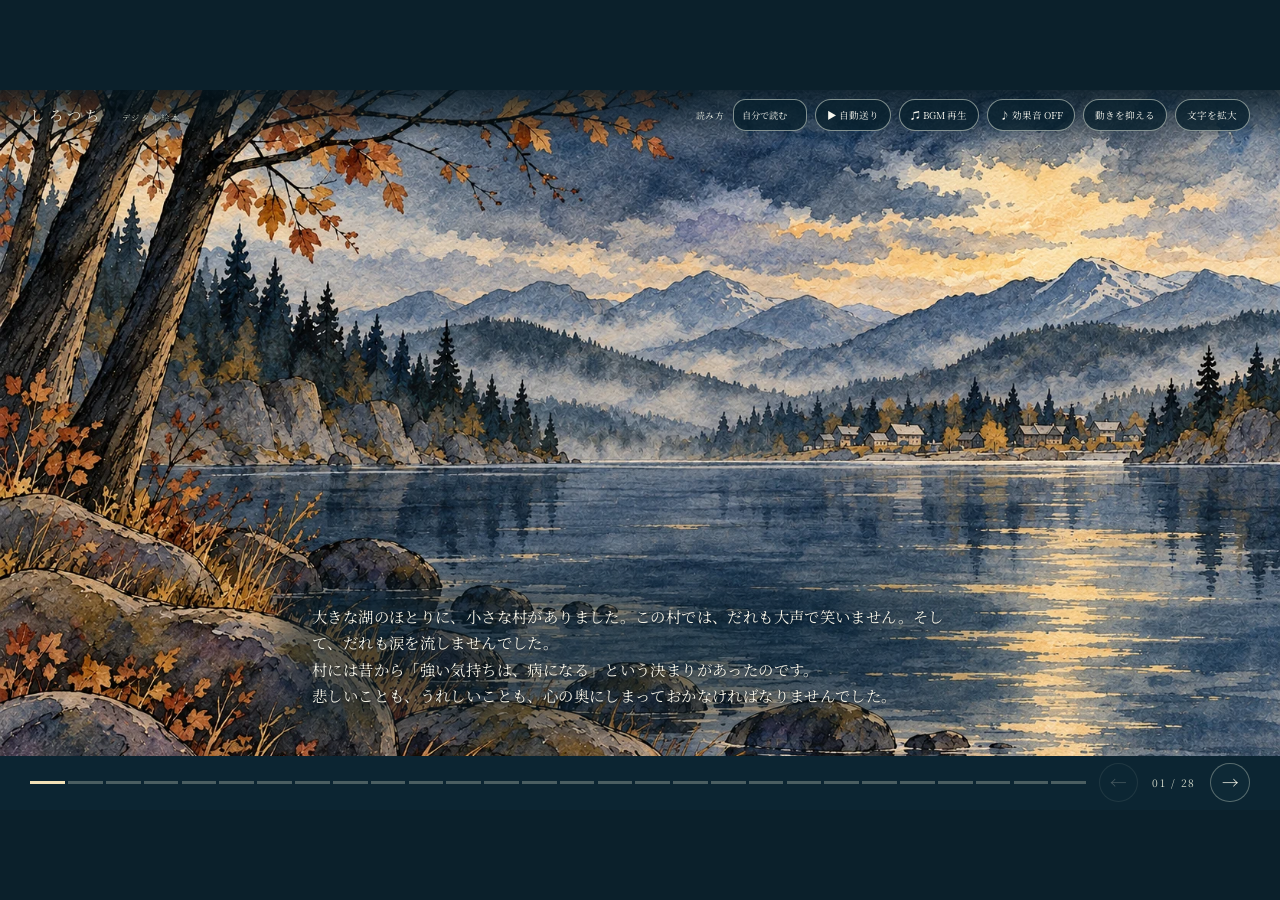
<file: index.html>
<!doctype html>
<html lang="ja"><head><meta charset="utf-8"><meta name="viewport" content="width=device-width,initial-scale=1,viewport-fit=cover"><meta name="theme-color" content="#080d12"><title>しろつち — 息づく絵本</title>
<style>
html,body{margin:0;width:100%;height:100%;overflow:hidden;background:#080d12;-webkit-text-size-adjust:100%;text-size-adjust:100%}
#canvas-viewport{position:absolute;inset:0;overflow:auto;overscroll-behavior:contain;-webkit-overflow-scrolling:touch}
#canvas-surface{position:relative;width:100%;height:100%}
#canvas-holder{position:absolute;inset:0 auto auto 0;width:100%;height:100%}
#game-frame{position:relative;display:block;border:0;width:100%;height:100%;transform-origin:top left}
#canvas-tools[hidden]{display:none!important}
#canvas-tools{position:fixed;z-index:5;display:flex;gap:3px;align-items:center;padding:3px;background:#07121bd9;border-radius:6px;color:#edf1ee;box-sizing:border-box;font:12px/1.2 sans-serif}
#canvas-tools button{box-sizing:border-box;min-width:30px;min-height:28px;border:1px solid #91a5ad88;border-radius:4px;background:#18303b;color:inherit;padding:3px 7px;font:12px/1.2 sans-serif;cursor:pointer}
#canvas-tools button:focus-visible{outline:2px solid #f9dd9a;outline-offset:2px}
#canvas-ratio{position:absolute;overflow:hidden;width:1px;height:1px;clip-path:inset(50%)}
</style></head><body>
<main id="canvas-viewport" aria-label="しろつち — 息づく絵本"><div id="canvas-surface"><div id="canvas-holder"><iframe id="game-frame" title="しろつち — 息づく絵本" allow="autoplay; fullscreen" src="about:blank"></iframe></div></div></main>
<nav id="canvas-tools" aria-label="画面全体の拡大縮小" hidden><button id="canvas-minus" aria-label="画面全体を縮小">−</button><button id="canvas-plus" aria-label="画面全体を拡大">＋</button><button id="canvas-reset">全体</button><span id="canvas-ratio" role="status" aria-live="polite"></span></nav>
<script src="whole-canvas.js?v=1"></script></body></html>
</file>
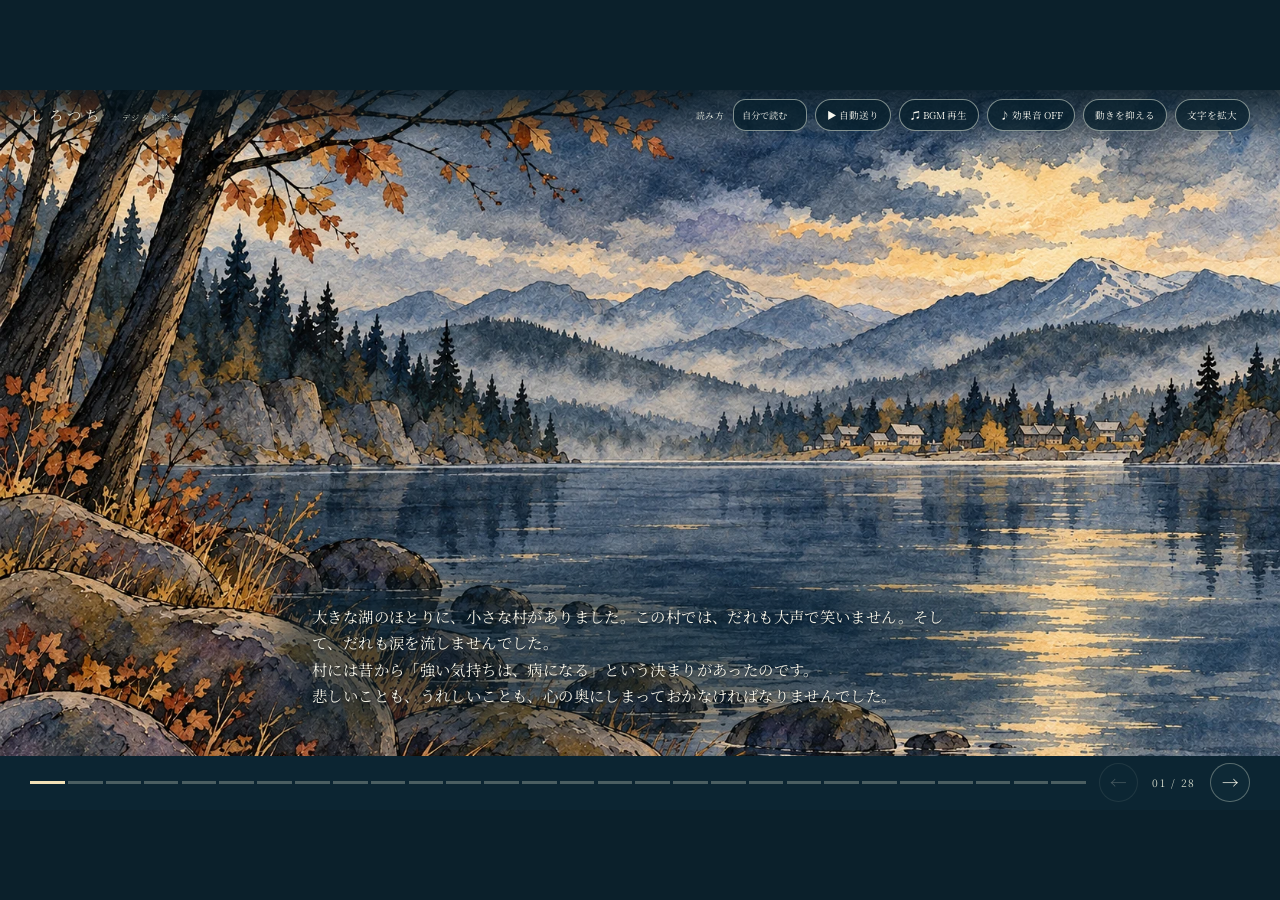
<file: desktop-game.html>
<!doctype html>
<html lang="ja">
<head>
 <meta charset="utf-8">
 <meta name="viewport" content="width=device-width,initial-scale=1,viewport-fit=cover">
 <meta name="theme-color" content="#102c37">
 <meta name="description" content="『しろつち』全28ページ。湖の村とリオ、しろつち、モーラの物語を体験するデジタル絵本。">
 <title>しろつち — 息づく絵本</title>
 <style>
  html,body{margin:0;width:100%;height:100%;overflow:hidden;background:#0b202b}
  #frame-host{position:fixed;inset:0;display:flex;align-items:center;justify-content:center;overflow:hidden;background:#0b202b}
  #story-frame{position:relative;left:auto;top:auto;flex:none;border:0;display:block;width:1600px;height:900px;transform-origin:top left;background:#0b202b}
  #fallback{position:absolute;inset:auto 16px 16px;z-index:2;display:none;color:#f5f0df;font:14px/1.5 sans-serif;text-align:center}
  #fallback a{color:inherit}
  #reader-panel[hidden]{display:none}
  #reader-panel{position:fixed;inset:0;z-index:10;display:grid;place-items:center;padding:max(16px,env(safe-area-inset-top)) max(16px,env(safe-area-inset-right)) max(16px,env(safe-area-inset-bottom)) max(16px,env(safe-area-inset-left));box-sizing:border-box;background:rgba(5,18,29,.82);backdrop-filter:blur(8px)}
  .reader-sheet{display:flex;flex-direction:column;box-sizing:border-box;width:min(940px,100%);max-height:100%;min-height:0;overflow:hidden;border:1px solid #d8d9c577;border-radius:18px;background:#142e3a;color:#f3f1e6;box-shadow:0 20px 70px #0008;font-family:'Noto Serif JP',serif}
  .reader-bar{display:flex;align-items:center;justify-content:space-between;flex-wrap:wrap;gap:12px;padding:clamp(12px,2vw,22px);border-bottom:1px solid #e4e5d233}
  .reader-bar strong{font-size:clamp(16px,1.8vw,24px);font-weight:400;letter-spacing:.12em}
  .reader-actions{display:flex;align-items:center;flex-wrap:wrap;gap:8px}
  .reader-actions button{border:1px solid #e4e5d288;border-radius:100px;background:#183a4b;color:#f7f3e9;min-width:44px;min-height:44px;padding:8px 16px;font:inherit;font-size:clamp(14px,1.2vw,18px);cursor:pointer}
  .reader-actions button:disabled{opacity:.35;cursor:default}
  .reader-actions button:focus-visible{outline:3px solid #fae5aa;outline-offset:3px}
  #reader-text{margin:0;min-height:0;overflow-y:auto;overscroll-behavior:contain;white-space:pre-wrap;overflow-wrap:anywhere;padding:clamp(20px,4vw,42px);font-size:clamp(20px,2.5vw,34px);line-height:1.9;letter-spacing:.035em;scrollbar-color:#e4e5d288 transparent}
  @media(max-width:600px){.reader-bar{align-items:flex-start}.reader-actions{width:100%;justify-content:space-between}#reader-text{font-size:clamp(19px,4.5vw,26px);line-height:1.75}}
 </style>
<style>html[data-whole-canvas-phone]{-webkit-text-size-adjust:100%;text-size-adjust:100%}</style>
<script src="whole-canvas-touch.js?v=1"></script>
</head>
<body>
 <main id="frame-host" aria-label="しろつち — 息づく絵本">
  <iframe id="story-frame" src="game.html?v=104" title="しろつち — 息づく絵本" allow="autoplay; fullscreen"></iframe>
  <div id="fallback"><a href="game.html">絵本を直接開く</a></div>
 </main>
 <section id="reader-panel" role="dialog" aria-modal="true" aria-label="大きな文字で読む" hidden>
  <div class="reader-sheet">
   <div class="reader-bar">
    <strong id="reader-number">01 / 28</strong>
    <div class="reader-actions">
     <button id="reader-prev" aria-label="前のページ">← 前へ</button>
     <button id="reader-next" aria-label="次のページ">次へ →</button>
     <button id="reader-close" aria-label="大きな文字の表示を閉じる">閉じる ×</button>
    </div>
   </div>
   <div id="reader-text" tabindex="0"></div>
  </div>
 </section>
 <script>
  // Keep the established book coordinates. Prefer native CSS zoom so the
  // embedded document is rasterized at its display scale, rather than enlarging
  // a transformed iframe texture containing already-composited character art.
  const frame=document.getElementById('story-frame');
  const readerPanel=document.getElementById('reader-panel');
  const readerText=document.getElementById('reader-text');
  const readerPrev=document.getElementById('reader-prev');
  const readerNext=document.getElementById('reader-next');
  const design={width:1600,height:900};
  let currentReading={page:1,total:28,text:''};
  function renderLargeText(){
   document.getElementById('reader-number').textContent=String(currentReading.page).padStart(2,'0')+' / '+currentReading.total;
   readerText.textContent=currentReading.text;
   readerPrev.disabled=currentReading.page<=1;
   readerNext.disabled=currentReading.page>=currentReading.total;
   readerText.scrollTop=0;
  }
  function closeReader(){readerPanel.hidden=true;frame.focus()}
  window.addEventListener('message',event=>{
   if(event.source!==frame.contentWindow||event.origin!==location.origin||!event.data)return;
   if(event.data.type==='shiro-reading-page'){
    currentReading={page:event.data.page,total:event.data.total,text:event.data.text};
    if(!readerPanel.hidden)renderLargeText();
   }else if(event.data.type==='shiro-open-reader'){
    readerPanel.hidden=false;
    renderLargeText();
    document.getElementById('reader-close').focus();
   }
  });
  function readerNavigate(direction){frame.contentWindow?.postMessage({type:'shiro-reader-nav',direction},location.origin)}
  readerPrev.addEventListener('click',()=>readerNavigate(-1));
  readerNext.addEventListener('click',()=>readerNavigate(1));
  document.getElementById('reader-close').addEventListener('click',closeReader);
  readerPanel.addEventListener('click',event=>{if(event.target===readerPanel)closeReader()});
  window.addEventListener('keydown',event=>{
   if(readerPanel.hidden)return;
   if(event.key==='Escape'){event.preventDefault();closeReader();return}
   if(event.key==='Tab'){
    const targets=[...readerPanel.querySelectorAll('button:not(:disabled),[tabindex="0"]')];
    const first=targets[0],last=targets[targets.length-1];
    if(event.shiftKey&&document.activeElement===first){event.preventDefault();last.focus()}
    else if(!event.shiftKey&&document.activeElement===last){event.preventDefault();first.focus()}
   }
  });
  let pending=0;
  function fitBook(){
   if(typeof window!=='undefined'&&window.PhoneLandscapeBook?.apply())return;
   const w=document.documentElement.clientWidth;
   const h=document.documentElement.clientHeight;
   const touchFirst=matchMedia('(pointer:coarse)').matches && screen.width<=1200;
   const mobileLayout=(touchFirst || screen.width<900) && !document.documentElement.hasAttribute('data-whole-canvas-phone');
   if(mobileLayout){
    // Let the original responsive page manage scrolling and reading on phones.
    frame.style.width=w+'px';
    frame.style.height=h+'px';
    frame.style.position='relative';frame.style.zoom='1';
    frame.style.left='auto';frame.style.top='auto';
    frame.style.transform='none';
    return;
   }
   const scale=Math.min(w/design.width,h/design.height);
   const fittedWidth=design.width*scale;
   const fittedHeight=design.height*scale;
   frame.style.width=design.width+'px';
   frame.style.height=design.height+'px';
   if(typeof CSS!=='undefined'&&CSS.supports('zoom','1')){
    frame.style.position='relative';frame.style.left='auto';frame.style.top='auto';
    frame.style.zoom=String(scale);frame.style.transform='none';
   }else{
    // Compatibility fallback retains the former contain-fit behaviour.
    frame.style.position='absolute';frame.style.zoom='1';
    frame.style.left=Math.max(0,(w-fittedWidth)/2)+'px';
    frame.style.top=Math.max(0,(h-fittedHeight)/2)+'px';
    frame.style.transform=`scale(${scale})`;
   }
  }
  function scheduleFit(){cancelAnimationFrame(pending);pending=requestAnimationFrame(fitBook)}
  window.addEventListener('resize',scheduleFit,{passive:true});
  window.addEventListener('orientationchange',scheduleFit,{passive:true});
  window.visualViewport?.addEventListener('resize',scheduleFit,{passive:true});
  window.addEventListener('message',event=>{if(event.source===parent&&event.origin===location.origin&&event.data?.type==='whole-canvas-mode')scheduleFit()});
  fitBook();
 </script>
</body>
</html>
</file>
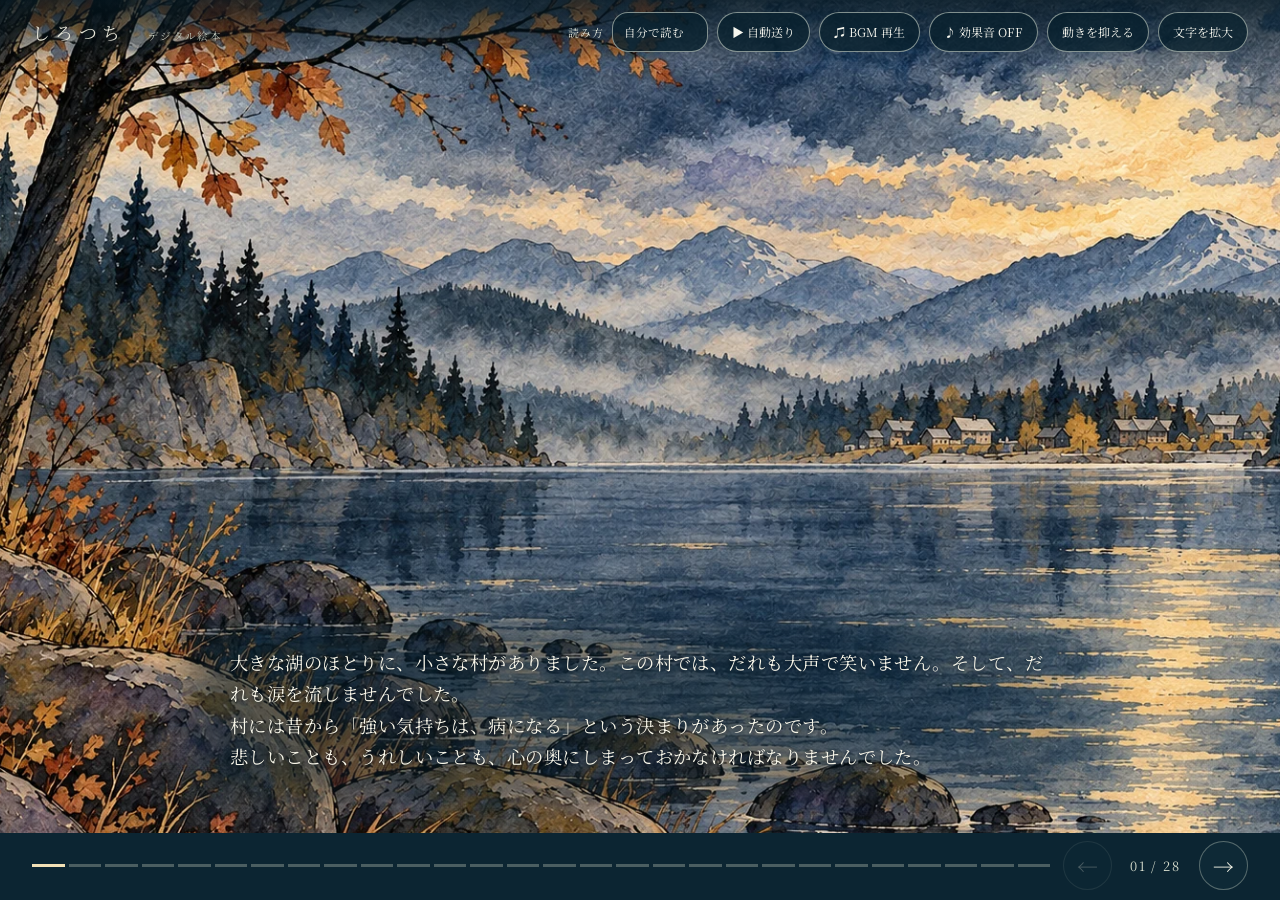
<file: game.html>
<!doctype html>
<html lang="ja">
<head>
<meta charset="utf-8"><meta name="viewport" content="width=device-width,initial-scale=1,viewport-fit=cover">
<meta name="theme-color" content="#102c37"><title>しろつち — 息づく絵本</title>
<meta name="description" content="『しろつち』全28ページ。湖の村とリオ、しろつち、モーラの物語を体験するデジタル絵本。">
<style>
@import url('https://fonts.googleapis.com/css2?family=Noto+Serif+JP:wght@400;500;600&family=Shippori+Mincho:wght@400;600&display=swap');
:root{color-scheme:dark;--ink:#ecede7;--muted:#b7c8c7;--gold:#d7c7a0}*{box-sizing:border-box}html,body{margin:0;min-height:100%;background:#0c242e;color:var(--ink);font-family:'Noto Serif JP',serif}button{font:inherit}button:focus-visible{outline:2px solid #f1e0ad;outline-offset:4px}body{overflow-x:hidden}.app{min-height:100dvh;position:relative;isolation:isolate;display:flex;flex-direction:column;overflow:hidden;background:radial-gradient(ellipse at 50% 50%,#345964 0%,#172f3d 55%,#0b202b 100%);transition:background 1.2s}.app[data-page="0"]{background:radial-gradient(ellipse at 50% 50%,#426b73 0%,#223d4a 48%,#0d2530 100%)}.app[data-page="2"]{background:radial-gradient(ellipse at 50% 40%,#526a6d 0%,#1e3a45 62%,#0b232f 100%)}.app[data-page="3"]{background:radial-gradient(ellipse at 55% 40%,#6b7874 0%,#244550 55%,#0e2531 100%)}.sky{position:absolute;inset:0 0 31%;background:radial-gradient(ellipse at 52% 78%,#b9c5b262,transparent 45%),linear-gradient(#142f3a66,#77919422);pointer-events:none}.moon{position:absolute;top:12%;left:52%;width:10rem;aspect-ratio:1;border-radius:50%;background:#d2d4bd;filter:blur(38px);opacity:.22;transform:translateX(-50%)}.hills{position:absolute;left:-5%;right:-5%;bottom:34%;height:28%;background:#233f45;clip-path:polygon(0 78%,10% 59%,23% 69%,36% 35%,48% 66%,58% 45%,71% 67%,84% 39%,100% 70%,100% 100%,0 100%);opacity:.72}.hills.back{bottom:38%;background:#58716b;opacity:.32;transform:scaleX(-1)}.lake{position:absolute;inset:61% 0 0;background:linear-gradient(#779b9685 0%,#345c69 7%,#173847 55%,#0c2534 100%);overflow:hidden;cursor:pointer;touch-action:manipulation}.lake:before{content:'';position:absolute;inset:0;background:repeating-linear-gradient(177deg,transparent 0 27px,#dde0c31b 28px 29px,transparent 30px 49px);animation:water 10s ease-in-out infinite alternate}.lake:after{content:'';position:absolute;top:0;left:0;right:0;height:2px;background:#d1d8bc99;box-shadow:0 0 45px 15px #c5ceb43c}.ripple{position:absolute;width:25px;height:25px;border:1px solid #e5f3dfad;border-radius:50%;transform:translate(-50%,-50%) scale(.1);animation:ripple 1.9s ease-out forwards;pointer-events:none}.mist{position:absolute;left:-20%;width:140%;height:15%;border-radius:50%;filter:blur(22px);background:#c2d7c34d;opacity:.5;animation:mist 15s ease-in-out infinite alternate;pointer-events:none}.mist.m1{bottom:35%}.mist.m2{bottom:48%;animation-duration:21s;animation-delay:-7s;opacity:.24}.stars{position:absolute;inset:0;opacity:.4;background-image:radial-gradient(#faf7d9 1px,transparent 1.5px);background-size:73px 93px;mask-image:linear-gradient(#000,transparent 65%)}.shore{position:absolute;bottom:24%;left:0;width:44%;height:12%;background:#0b2933;clip-path:polygon(0 30%,27% 45%,55% 63%,100% 100%,0 100%);pointer-events:none}.pier{position:absolute;bottom:15%;right:0;width:47%;height:10%;background:#162c31;clip-path:polygon(0 40%,100% 12%,100% 61%,13% 100%);opacity:0;transition:opacity .8s}.app[data-page="2"] .pier,.app[data-page="3"] .pier{opacity:1}
.character{position:absolute;bottom:23%;left:17%;width:160px;height:290px;transform-origin:50% 96%;animation:breath 4.7s ease-in-out infinite;filter:drop-shadow(0 12px 15px #0717208c);opacity:0;transition:opacity .9s,transform .9s;pointer-events:none}.app[data-page="1"] .character,.app[data-page="2"] .character,.app[data-page="3"] .character{opacity:1}.app[data-page="3"] .character{transform:translateX(23px) scale(.92)}.hair{position:absolute;width:92px;height:100px;top:15px;left:34px;border-radius:43% 48% 35% 42%;background:#1a292b;transform:rotate(-5deg)}.face{position:absolute;left:44px;top:34px;width:78px;height:92px;border-radius:42% 43% 49% 50%;background:#c5a88b;transform:rotate(-5deg)}.fringe{position:absolute;left:37px;top:13px;width:91px;height:57px;border-radius:60% 30% 40% 15%;background:#202f30;clip-path:polygon(0 0,100% 0,100% 70%,76% 47%,48% 68%,23% 51%,5% 88%)}.eyes{position:absolute;top:87px;left:57px;display:flex;gap:25px;transform:rotate(-5deg)}.eye{width:8px;height:7px;border-radius:50%;background:#283535;animation:blink 6.8s infinite;transform-origin:center}.eye:last-child{animation-delay:.08s}.body-shape{position:absolute;top:127px;left:28px;width:108px;height:134px;background:#607b79;border-radius:45% 42% 12% 17%;clip-path:polygon(25% 0,75% 0,100% 99%,0 99%)}.scarf{position:absolute;top:123px;left:43px;width:82px;height:27px;background:#c3bd9e;border-radius:40% 45% 70% 30%;transform:rotate(4deg)}.arm{position:absolute;top:153px;left:9px;width:38px;height:93px;background:#57716f;border-radius:30px;transform:rotate(12deg)}.leg{position:absolute;bottom:0;left:45px;width:29px;height:48px;background:#293f43;border-radius:0 0 13px 8px;box-shadow:38px 0 #293f43}.character .shadow{position:absolute;bottom:-13px;left:16px;width:135px;height:20px;border-radius:50%;background:#081b2199;filter:blur(7px)}.pulse{position:absolute;top:49%;left:48%;width:9px;height:9px;background:#f4cf9a;border-radius:50%;box-shadow:0 0 18px #edcfa7;opacity:0;animation:pulse 4.7s infinite}.app[data-page="3"] .pulse{opacity:.8}
.topbar{position:relative;z-index:5;display:flex;justify-content:space-between;align-items:center;padding:22px clamp(18px,4vw,64px);gap:16px}.brand{font-size:1.12rem;letter-spacing:.3em;color:#e7e6d9;text-decoration:none}.tag{font-size:.65rem;color:#c3c9bd;letter-spacing:.23em;margin-left:12px}.tools{display:flex;gap:9px}.tool{border:1px solid #d3e1d044;color:#e4e9e3;background:#112f3e66;border-radius:100px;padding:10px 14px;font-size:.75rem;cursor:pointer}.tool[aria-pressed="true"]{border-color:#decfa2;background:#decfa227;color:#f6e8c4}.stage{position:relative;z-index:4;flex:1;display:flex;align-items:center;justify-content:center;padding:8px 22px 80px;min-height:620px;pointer-events:none}.book{width:min(960px,100%);display:grid;grid-template-columns:1fr 1fr;gap:6vw;align-items:center;pointer-events:none}.page-index{font-size:.7rem;letter-spacing:.3em;color:#c9d1c5;text-transform:uppercase;margin-bottom:24px}.copy{max-width:450px;margin-left:auto;text-shadow:0 2px 10px #102b32a6;pointer-events:auto;min-height:340px;display:flex;flex-direction:column;justify-content:center}.copy h1{font-family:'Shippori Mincho',serif;font-weight:400;font-size:clamp(3.4rem,6vw,6rem);letter-spacing:.28em;margin:0 0 20px}.copy h2{font-family:'Shippori Mincho',serif;font-size:clamp(1.6rem,2.6vw,2.35rem);font-weight:400;letter-spacing:.13em;line-height:1.7;margin:0 0 24px}.copy p{font-size:clamp(.92rem,1.2vw,1.04rem);line-height:2.4;letter-spacing:.055em;margin:0 0 17px;opacity:0;transform:translateY(9px);animation:reveal .9s forwards}.copy p:nth-of-type(2){animation-delay:.6s}.copy p:nth-of-type(3){animation-delay:1.2s}.copy p:nth-of-type(4){animation-delay:1.8s}.copy p:nth-of-type(5){animation-delay:2.4s}.copy .intro{font-size:.9rem;color:#e0d1b2;letter-spacing:.2em}.hint{font-size:.75rem;color:#dfdfc7;letter-spacing:.1em;line-height:1.8;min-height:35px}.hint b{color:#fff3c8;font-weight:400}.page-art{height:390px;position:relative}.touch-bubble{position:absolute;bottom:7%;left:14%;font-size:.73rem;color:#e3e5d2;background:#152f3c88;border:1px solid #c2d2c344;border-radius:100px;padding:10px 17px;white-space:nowrap;pointer-events:auto;cursor:pointer;animation:bob 3s ease-in-out infinite}.app[data-page="0"] .touch-bubble,.app[data-page="1"] .touch-bubble{display:none}.footer{position:relative;z-index:8;padding:0 clamp(16px,4vw,64px) 24px;display:flex;align-items:center;justify-content:space-between;gap:18px}.nav{display:flex;align-items:center;gap:18px}.nav button{cursor:pointer;border:1px solid #dde6d25a;border-radius:50%;width:49px;height:49px;background:#102c39a6;color:#f7f7e9;font-size:1.3rem;transition:transform .2s,background .2s}.nav button:hover:not(:disabled){transform:translateY(-3px);background:#3b5960}.nav button:disabled{opacity:.26;cursor:default}.progress{display:flex;gap:9px}.dot{width:26px;height:2px;background:#e4e7d14b;border:0;padding:0;cursor:pointer}.dot.active{background:#f1e0b6;height:3px}.footer-note{font-size:.72rem;color:#bbc7bf;letter-spacing:.14em}.turn-layer{position:absolute;z-index:20;inset:0;background:linear-gradient(90deg,#0e2732,#6e8986 50%,#153340);transform-origin:right;animation:turn .72s cubic-bezier(.3,.7,.2,1) forwards;pointer-events:none}.turn-layer:after{content:'';position:absolute;right:0;top:0;bottom:0;width:16%;background:linear-gradient(90deg,transparent,#f5f0d738)}.no-motion *{animation-duration:.01ms!important;transition-duration:.01ms!important}@keyframes water{to{transform:translateX(30px) translateY(7px)}}@keyframes mist{to{transform:translateX(9%) translateY(-12px)}}@keyframes ripple{to{transform:translate(-50%,-50%) scale(14);opacity:0}}@keyframes breath{0%,100%{scale:1 1}50%{scale:1.018 1.025}}@keyframes blink{0%,40%,43%,88%,91%,100%{transform:scaleY(1)}41%,89%{transform:scaleY(.07)}}@keyframes pulse{0%,100%{scale:.7;opacity:.3}50%{scale:1.3;opacity:.9}}@keyframes bob{50%{transform:translateY(-5px)}}@keyframes reveal{to{opacity:1;transform:translateY(0)}}@keyframes turn{0%{transform:perspective(1300px) rotateY(0);opacity:.9}100%{transform:perspective(1300px) rotateY(-90deg);opacity:0}}@media(max-width:760px){.topbar{padding:18px}.brand{font-size:.95rem}.tag{display:none}.stage{align-items:flex-end;min-height:680px;padding:0 20px 80px}.book{display:block}.page-art{height:270px}.copy{margin:0;max-width:none;min-height:300px;background:linear-gradient(90deg,#102c39bb,#102c3990);padding:18px 20px;border-radius:14px}.copy h1{font-size:3.4rem}.copy h2{font-size:1.5rem;margin-bottom:13px}.copy p{font-size:.89rem;line-height:2.05;margin-bottom:11px}.character{left:14%;bottom:45%;transform:scale(.78);transform-origin:bottom left}.app[data-page="3"] .character{transform:translateX(12px) scale(.76)}.touch-bubble{left:55%;bottom:35%}.lake{top:59%}.footer{padding:0 18px 17px}.footer-note{display:none}.page-index{margin-bottom:12px}}@media(max-width:390px){.stage{min-height:710px}.copy{padding:15px}.copy p{font-size:.82rem}}@media(prefers-reduced-motion:reduce){*,*:before,*:after{animation-duration:.01ms!important;transition-duration:.01ms!important}}
/* 第2稿：映画的な全画面構成 */
.app{background:linear-gradient(180deg,#102b3a 0%,#4e6a73 45%,#173948 78%,#092331 100%)}.app[data-page="1"]{background:linear-gradient(180deg,#152f3b,#546c6c 47%,#143542 85%)}.app[data-page="2"]{background:linear-gradient(180deg,#1c3544,#6b827d 47%,#193a46 84%)}.app[data-page="3"]{background:linear-gradient(180deg,#203a44,#728681 48%,#1b3d47 83%)}.sky{inset:0 0 30%;opacity:.9}.moon{width:15rem;top:7%;left:66%;opacity:.17}.hills{bottom:39%;height:30%;background:#263d43}.hills.back{bottom:44%;background:#8c9990}.lake{inset:62% 0 0;cursor:crosshair}.shore{width:100%;bottom:24%;height:15%;background:#182f35;clip-path:polygon(0 35%,15% 50%,27% 45%,38% 70%,45% 85%,53% 100%,0 100%)}.mist.m1{bottom:34%}.mist.m2{bottom:51%}.pier{display:none}
.village{position:absolute;z-index:1;inset:0;pointer-events:none;opacity:.85;transition:opacity 1s}.app[data-page="2"] .village,.app[data-page="3"] .village{opacity:.46}.cottage{position:absolute;bottom:37%;width:clamp(55px,7vw,112px);height:clamp(55px,6vw,91px);background:#26383b;box-shadow:inset 0 0 14px #162b30;clip-path:polygon(0 42%,50% 3%,100% 42%,91% 42%,91% 100%,9% 100%,9% 42%)}.cottage:after{content:'';position:absolute;width:12%;height:20%;left:60%;top:59%;background:#c9b78d9c;box-shadow:0 0 18px #edcd9b85}.cottage.c1{left:7%;bottom:40%;scale:.84}.cottage.c2{left:20%;bottom:38%;scale:1.15}.cottage.c3{left:37%;bottom:40%;scale:.64}.cottage.c4{right:7%;bottom:41%;scale:.83}
.character{display:none}.rio-figure{position:absolute;z-index:3;bottom:12%;right:10%;height:min(72vh,720px);aspect-ratio:2/3;opacity:0;transform:translateY(35px);transition:opacity 1s,transform 1s;pointer-events:none;filter:drop-shadow(0 14px 16px #071c2290);animation:rio-breath 5.2s ease-in-out infinite;transform-origin:50% 96%}.rio-figure img{display:block;width:100%;height:100%;object-fit:contain}.app[data-page="2"] .rio-figure,.app[data-page="3"] .rio-figure{opacity:1;transform:translateY(0)}.rio-blink{position:absolute;top:18.9%;height:1.4%;width:3.7%;border-radius:40% 40% 70% 70%;background:#e7b897;transform:scaleY(0);transform-origin:center;animation:rio-blink 6.1s infinite}.rio-blink.left{left:44.6%}.rio-blink.right{left:55.1%;animation-delay:.07s}
.stage{padding:0;align-items:stretch;justify-content:stretch;min-height:620px}.book{width:100%;display:block;pointer-events:none}.page-art{display:none}.copy{position:absolute;z-index:5;bottom:10%;left:clamp(22px,7vw,112px);right:auto;width:min(660px,65vw);min-height:auto;max-width:none;display:block;margin:0;padding:26px 30px 22px;background:linear-gradient(110deg,#09222fe6,#102f3dc9 78%,#12374670);border:1px solid #dae4d72e;border-radius:16px;box-shadow:0 18px 65px #071f2b50;text-shadow:0 2px 12px #071f2b80;backdrop-filter:blur(8px)}.copy h2{font-size:clamp(1.65rem,2.5vw,2.15rem);margin:0 0 12px}.copy h1{font-size:clamp(1.65rem,2.5vw,2.15rem);letter-spacing:.14em;margin:0 0 12px}.copy p{font-size:clamp(.87rem,1.1vw,1.02rem);line-height:2.05;margin:0 0 11px;letter-spacing:.028em}.page-index{margin-bottom:9px;color:#d6d9cc}.copy .hint{margin-top:8px;color:#c7d4d0;font-size:.73rem}.copy:before{content:'';position:absolute;top:-3px;left:30px;width:72px;height:2px;background:#d4c8a5}
.topbar{z-index:9}.footer{z-index:9}.footer-note{letter-spacing:.03em}.app[data-page="0"] .rio-figure,.app[data-page="1"] .rio-figure{opacity:0}.app[data-page="3"] .rio-figure{right:7%;height:min(80vh,760px)}.app[data-page="2"] .rio-figure{right:8%}
.touch-bubble{display:none!important}@keyframes rio-breath{0%,100%{scale:1 1}50%{scale:1.008 1.018}}@keyframes rio-blink{0%,39%,42%,84%,87%,100%{transform:scaleY(0)}40%,85%{transform:scaleY(1)}}@media(max-width:760px){.stage{min-height:calc(100dvh - 110px)}.rio-figure{height:min(57vh,530px);bottom:24%;right:-5%}.app[data-page="3"] .rio-figure{height:min(59vh,550px);right:-8%}.copy{left:14px;right:14px;bottom:4%;width:auto;padding:19px 19px 15px;max-height:49vh;overflow-y:auto}.copy h1,.copy h2{font-size:1.44rem;margin-bottom:9px}.copy p{font-size:.84rem;line-height:1.85;margin-bottom:8px}.copy .hint{font-size:.67rem}.footer{padding:0 16px 14px}.lake{top:61%}.village .cottage.c4{display:none}.footer-note{display:none}}@media(max-width:390px){.copy{max-height:53vh}.copy p{font-size:.8rem;line-height:1.75}.rio-figure{bottom:29%}}
</style>
<link rel="stylesheet" href="story.css?v=99">
<link rel="preload" href="assets/shirotsuchi_01_mizuumino_mura.ogg" as="audio" type="audio/ogg">
<link rel="stylesheet" href="interactions.css?v=34"><style>html[data-whole-canvas-phone]{-webkit-text-size-adjust:100%;text-size-adjust:100%}</style>
<script src="whole-canvas-touch.js?v=1"></script>
</head>
<body>
<main class="app" id="app" data-page="0">
 <div class="sky"></div><div class="moon"></div><div class="stars"></div><div class="hills back"></div><div class="hills"></div><div class="tree-line"></div><div class="village" aria-hidden="true"><span class="cottage c1"></span><span class="cottage c2"></span><span class="cottage c3"></span><span class="cottage c4"></span></div><div class="lake" id="lake" role="button" tabindex="0" aria-label="湖に触れて波紋を起こす"></div><div class="mist m1"></div><div class="mist m2"></div><div class="shore"></div><div class="flower-field"></div><div class="ground-line" aria-hidden="true"></div><div class="pier"></div>
 <div class="character" aria-label="ゆっくり呼吸し瞬きをするリオ" role="img"><div class="shadow"></div><div class="leg"></div><div class="body-shape"></div><div class="arm"></div><div class="hair"></div><div class="face"></div><div class="eyes"><span class="eye"></span><span class="eye"></span></div><div class="fringe"></div><div class="scarf"></div><div class="pulse"></div></div>
 <div class="rio-figure" role="img" aria-label="リオの正式な立ち絵。小さく呼吸し、ときどき瞬きをする"><img src="assets/rio.webp" alt=""><img class="rio-cheek-tear" src="assets/rio_cheek_tear.webp" alt="" aria-hidden="true"><span class="rio-blink left"></span><span class="rio-blink right"></span></div>
 <div class="shiro-figure" id="shiro" role="img" tabindex="-1" aria-label="しろつちの立ち絵"><img src="assets/shiro.webp" alt="しろつち"><span class="shiro-crack-light" aria-hidden="true"></span><span class="tear-contact-light" aria-hidden="true"></span><span class="blink-lid shiro-lid" data-eye="0"></span><span class="blink-lid shiro-lid" data-eye="1"></span></div>
 <div class="mora-figure" id="mora" role="img" aria-label="モーラの立ち絵"><img src="assets/mora.webp" alt="モーラ"><span class="blink-lid mora-lid" data-eye="0"></span><span class="blink-lid mora-lid" data-eye="1"></span></div>
 <div class="combined-figure" id="rio-hug" role="img" aria-label="リオがしろつちを大切に抱きしめる"><img src="assets/rio_hug.webp" alt="リオとしろつちの抱擁"></div>
 <div class="memory-hand" id="grandmother-hand" aria-hidden="true"><img src="assets/grandmother_hand_p22.webp" alt=""></div>
 <div class="grandmother-memory" aria-hidden="true"><img src="assets/grandmother_memory.webp" alt=""></div>
 <div class="lumia-garden" aria-hidden="true"><div class="lumia-flower flower-a"><img src="assets/lumia_sprout.webp" alt=""></div><div class="lumia-flower flower-b"><img src="assets/lumia_bud.webp" alt=""></div></div>
 <div class="lumia-petals" aria-hidden="true"><img class="petal-a" src="assets/lumia_petal.webp" alt=""><img class="petal-b" src="assets/lumia_petal.webp" alt=""></div>
 <div class="lumia-atmosphere" aria-hidden="true"><div class="lumia-atmosphere-blooms"></div><div class="lumia-atmosphere-petals"></div></div>
 <div class="scene-foreground" aria-hidden="true"><img class="foreground-forest" src="assets/forest_foreground.webp" alt=""><img class="foreground-village" src="assets/lumia_village_foreground.webp" alt=""><img class="foreground-waterside" src="assets/lumia_waterside_foreground.webp" alt=""></div>
 <div class="falling-tear" id="falling-tear" aria-hidden="true"><img src="assets/falling_tear.webp" alt=""></div>
 <div id="hotspot-layer" aria-label="触れられる物語の場面"></div><div id="scene-particles" aria-hidden="true"></div>
 <header class="topbar"><a class="brand" href="#" id="home">しろつち <span class="tag">デジタル絵本</span></a><div class="tools"><label class="mode-label" for="reading-mode">読み方</label><select id="reading-mode" aria-label="読書モード"><option value="manual">自分で読む</option><option value="listen">読み聞かせ</option><option value="movie">映画モード</option></select><button class="tool" id="auto" aria-pressed="false" aria-label="自動送りを開始">▶ 自動送り</button><button class="tool" id="bgm" aria-pressed="true" aria-label="BGMを停止">♫ BGM ON</button><button class="tool" id="sound" aria-pressed="false">♪ 効果音 OFF</button><button class="tool" id="motion" aria-pressed="false">動きを抑える</button><button class="tool" id="large-print" aria-haspopup="dialog" aria-label="本文を大きな文字で読む">文字を拡大</button></div></header>
 <div class="narration-alert" id="narration-alert" role="status" aria-live="polite" hidden><span id="narration-alert-text"></span><button id="narration-retry" type="button">読み上げを再試行</button><button id="narration-manual" type="button">自分で読む</button></div>
 <section class="stage" aria-live="polite"><div class="book"><div class="page-art"><button class="touch-bubble" id="waterTouch">水面にふれてみる ↗</button></div><article class="copy" id="copy"></article></div></section>
 <footer class="footer"><div class="progress" id="progress" aria-label="ページの移動"></div><div class="nav"><button id="prev" aria-label="前のページ">←</button><span id="number" style="font-size:.8rem;color:#d9dfcf;letter-spacing:.15em">01 / 28</span><button id="next" aria-label="次のページ">→</button></div><div class="footer-note">全28ページ</div></footer>
</main>
<script src="story28.js?v=93"></script>
<script>
const pages=STORY_PAGES;
const app=document.getElementById('app'),copy=document.getElementById('copy'),lake=document.getElementById('lake');let page=0,beat=0,sound=false,audioCtx=null,turning=false;const reduced=window.matchMedia('(prefers-reduced-motion: reduce)').matches;
function escapeHtml(s){return s.replace(/&/g,'&amp;').replace(/</g,'&lt;').replace(/>/g,'&gt;').replace(/\n/g,'<br>')}
function formatText(s){const parts=s.match(/「[^」]*」|[^「」]+/g)||[];return parts.map((raw,i)=>{let t=raw;
 if(i>0&&parts[i-1].startsWith('「'))t=t.replace(/^\n/,'');
 if(i+1<parts.length&&parts[i+1].startsWith('「'))t=t.replace(/\n$/,'');
 if(t==='「強い気持ちは、病になる」'||t==='「だいじょうぶだよ」')return `<span class="narration">${escapeHtml(t)}</span>`;
 if(t.startsWith('「'))return `<span class="dialogue">${escapeHtml(t)}</span>`;
 return (t.match(/[^。！？]+[。！？]?/g)||[t]).map(part=>`<span class="narration">${escapeHtml(part)}</span>`).join('');
}).join('')}
// 原稿の28ページと画面を一対一にする。本文は省略せず、枠内スクロールさせない。
function beatsOf(s){return [s]}
function fitCopyText(){
 const text=copy.querySelector('.story-text'),stage=app.querySelector('.stage');if(!text||!stage)return;
 text.style.removeProperty('font-size');
 copy.style.removeProperty('height');copy.style.removeProperty('translate');
 copy.classList.remove('copy-needs-scroll');
 app.classList.remove('reading-page-overflow');stage.style.removeProperty('--full-reading-height');
 const px=value=>parseFloat(value)||0;
 const style=getComputedStyle(copy);
 const padding=px(style.paddingTop)+px(style.paddingBottom)+px(style.borderTopWidth)+px(style.borderBottomWidth);
 let bounds=stage.getBoundingClientRect(),size=px(getComputedStyle(text).fontSize);
 let needed=()=>Math.ceil(text.scrollHeight+padding);
 // Grow the surface first. Font reduction is only a last resort in a very small window.
 for(let n=0;n<32&&needed()>bounds.height-24&&size>15;n++){
  size=Math.max(15,size-.5);text.style.setProperty('font-size',`${size}px`,'important');
 }
 const height=needed();
 if(height>bounds.height-24){
  // Keep the text whole: any unavoidable overflow belongs to the page, never the prose box.
  app.classList.add('reading-page-overflow');stage.style.setProperty('--full-reading-height',`${height+24}px`);
  bounds=stage.getBoundingClientRect();
 }
 copy.style.setProperty('height',`${height}px`,'important');
 const rect=copy.getBoundingClientRect();
 const top=Math.max(bounds.top+12,Math.min(rect.top,bounds.bottom-12-height));
 copy.style.setProperty('translate',`0 ${Math.round(top-rect.top)}px`,'important');
 copy.scrollTop=0;
}
// ページ単位ではなく、物語の章単位で文章位置を固定する。
function textLayoutForPage(index){
 if(index===0)return 'landscape';            // P1のみ導入の広い読み枠
 if(index<=10)return 'high-right';           // P2〜11 P5と同じ位置・横幅
 if(index<=14)return 'mora-center';          // P12〜15 モーラとの対話
 if(index<=24)return 'finale-center';        // P16〜25 P20と同じ右側位置
 return 'ending-low';                        // P26〜28 結末はやや下に
}
function render(){app.dataset.page=page;let p=pages[page],beats=beatsOf(p.text);app.dataset.scene=p.scene;app.dataset.textLayout=textLayoutForPage(page);copy.innerHTML=`<div class="story-text">${formatText(beats[beat])}</div>`;copy.scrollTop=0;const rio=document.querySelector('.rio-figure'),shiro=document.getElementById('shiro'),mora=document.getElementById('mora');rio.classList.toggle('is-visible',p.cast.includes('rio'));rio.classList.toggle('is-hidden',!p.cast.includes('rio'));shiro.classList.toggle('is-visible',p.cast.includes('shiro'));mora.classList.toggle('is-visible',p.cast.includes('mora'));document.getElementById('number').textContent=String(page+1).padStart(2,'0')+' / '+String(pages.length).padStart(2,'0');document.getElementById('prev').disabled=page===0&&beat===0;document.getElementById('next').disabled=page===pages.length-1&&beat===beats.length-1;document.getElementById('progress').innerHTML=pages.map((_,i)=>`<button class="dot ${i===page?'active':''}" data-goto="${i}" aria-label="${i+1}ページへ" ${i===page?'aria-current="page"':''}></button>`).join('');document.querySelectorAll('[data-goto]').forEach(b=>b.onclick=()=>go(+b.dataset.goto));if(window.parent!==window)window.parent.postMessage({type:'shiro-reading-page',page:page+1,total:pages.length,text:p.text},location.origin);}
document.getElementById('large-print').addEventListener('click',()=>{if(window.parent!==window)window.parent.postMessage({type:'shiro-open-reader'},location.origin);else document.getElementById('copy').focus()});
const baseRender=render;
const poseByPage={5:'meet',6:'meet',7:'warm',8:'care',9:'care',10:'care',11:'confront',12:'confront',13:'confront',15:'listen',16:'listen',17:'listen',18:'listen',26:'reconcile',27:'reconcile'};
const rioMirrorPages=new Set([6,8,11,13,16,18,26]);
// P24 faces forward: flipping the figure across scaleX=0 during its glow
// made the body collapse into a vertical line for a transition frame.
const shiroMirrorPages=new Set([5,7,9,15,17]);
const moraMirrorPages=new Set([12,16,18,27]);
const actionByPage={2:'wonder',5:'discover',6:'discover',7:'hop',9:'spark',10:'fragile',11:'loom',12:'loom',17:'listen',23:'radiance',24:'farewell',27:'breeze'};
const suppliedBackgroundByPage={0:'village',1:'room-day',2:'lakeside-morning',3:'village-well',4:'room-night',5:'moon-lake',6:'moon-lake',7:'moon-lake',8:'barn',9:'barn-amber',10:'barn-amber',11:'forest',12:'forest',13:'forest',14:'plaza',15:'rocky-lake',16:'rocky-lake',17:'rocky-lake',18:'rocky-lake',19:'village-quiet',20:'lumia-village',21:'lumia-village',22:'lumia-village',23:'lumia-village',24:'lumia-village',25:'lumia-village',26:'flower-lake',27:'flower-lake'};
// ページをめくった瞬間に旧背景が見えないよう、使用する背景を先読みする。
for(const name of new Set(Object.values(suppliedBackgroundByPage))){const preload=new Image();preload.src=`assets/scene-${name}.webp`}
let autoAdvance=false,autoTimer=null,pendingNavigation=null,transitionTarget=page;
function updateAutoButton(){const button=document.getElementById('auto');button.setAttribute('aria-pressed',String(autoAdvance));button.setAttribute('aria-label',autoAdvance?'自動送りを停止':'自動送りを開始');button.textContent=autoAdvance?'Ⅱ 自動送り停止':'▶ 自動送り'}
function scheduleAutoAdvance(){
 clearTimeout(autoTimer);autoTimer=null;
 if(!autoAdvance||document.hidden)return;
 if(page===pages.length-1){autoAdvance=false;updateAutoButton();return}
 // 文章量に合わせて約10〜26秒。読書中の余韻も少し残す。
 const duration=Math.max(10000,Math.min(26000,pages[page].text.length*170+3000));
 autoTimer=setTimeout(()=>{autoTimer=null;if(autoAdvance&&!turning)go(page+1);else scheduleAutoAdvance()},duration);
}
let lastPuppetPage=-1;
render=function(){
 baseRender();
 if(suppliedBackgroundByPage[page])app.dataset.sceneArt=suppliedBackgroundByPage[page];
 else delete app.dataset.sceneArt;
 app.dataset.pose=poseByPage[page]||'front';
 app.dataset.rioMirror=rioMirrorPages.has(page)?'yes':'no';
 app.dataset.shiroMirror=shiroMirrorPages.has(page)?'yes':'no';
 app.dataset.moraMirror=moraMirrorPages.has(page)?'yes':'no';
 app.dataset.action=actionByPage[page]||'calm';
 positionBlinkLids();
 if(lastPuppetPage!==page){playPuppetScene();lastPuppetPage=page;}
 scheduleAutoAdvance();
 requestAnimationFrame(fitCopyText);
};
// object-fit:contain の余白を考慮し、元画像の瞳の座標へまぶたを合わせる。
const blinkTargets=[
 {id:'shiro',ratio:1024/1536,eyes:[[.416,.105,.040,.038],[.584,.085,.040,.037]]},
 {id:'mora',ratio:1312/1199,eyes:[[.607,.255,.020,.017],[.666,.260,.020,.017]]}
];
function positionBlinkLids(){
 for(const item of blinkTargets){
  const root=document.getElementById(item.id),w=root.offsetWidth,h=root.offsetHeight;
  if(!w||!h)continue;
  const contentW=Math.min(w,h*item.ratio),contentH=contentW/item.ratio;
  const x0=(w-contentW)/2,y0=(h-contentH)/2;
  const variant=item.id==='shiro'?app.dataset.shiroVariant:'default';
  // The face in each supplied pose has its own painted eye coordinates.
  // The leaning portrait is not compatible with the front-facing eyelids.
  const eyes=item.id==='shiro'&&variant==='lean'?[[.481,.104,.052,.038],[.668,.105,.039,.040]]:item.eyes;
  root.querySelectorAll('.blink-lid').forEach((lid,i)=>{
   const [x,y,ew,eh]=eyes[i];
   lid.style.left=`${x0+(x-ew/2)*contentW}px`;
   lid.style.top=`${y0+(y-eh/2)*contentH}px`;
   lid.style.width=`${ew*contentW}px`;
   lid.style.height=`${eh*contentH}px`;
  });
 }
}
let layoutResizeFrame=0;
document.fonts?.ready.then(fitCopyText);
window.addEventListener('resize',()=>{
 cancelAnimationFrame(layoutResizeFrame);
 layoutResizeFrame=requestAnimationFrame(()=>{positionBlinkLids();fitCopyText()});
});
// ペープサートの演じ方：動く役を一体に絞り、登場・発話・反応を一度だけ演じる。
// ページ番号はゼロ始まり。連続した呼吸と区別し、次のページでは動作を中断する。
const puppetCues={
 1:[['rio','enter-right']],2:[['rio','ponder']],3:[['rio','recoil']],4:[['rio','listen']],
 5:[['rio','walk-in'],['shiro','rise']],6:[['shiro','startle'],['rio','lean']],
 7:[['rio','lean'],['shiro','jump']],8:[['rio','walk-in'],['shiro','settle']],
 9:[['shiro','rise']],10:[['rio','lean'],['shiro','droop']],
 11:[['mora','enter-right'],['rio','recoil']],12:[['mora','approach']],
 13:[['mora','speak'],['rio','answer']],14:[['rio','protect']],
 15:[['mora','lead'],['rio','follow']],16:[['mora','speak']],
 17:[['mora','speak'],['shiro','listen']],18:[['mora','bow'],['shiro','lean']],
 19:[['rio','look-up']],20:[['rio','recoil']],21:[['rio','remember']],
 22:[['rio','weep']],23:[['shiro','rise']],24:[['shiro','farewell'],['rio','protect']],
 25:[['rio','weep']],26:[['mora','bow'],['rio','approach']],27:[['rio','walk-away']]
};
const puppetMoves={
 'enter-right':[['28vw','-3deg'],['9vw','2deg'],['0','0deg']],
 'enter-left':[['-28vw','3deg'],['-9vw','-2deg'],['0','0deg']],
 'walk-in':[['-18vw','-4deg'],['-9vw','4deg'],['-3vw','-3deg'],['0','0deg']],
 'walk-away':[['0','0deg'],['7vw','-4deg'],['18vw','3deg']],
 'follow':[['-10vw','-3deg'],['-6vw','3deg'],['-2vw','-3deg'],['0','0deg']],
 'lead':[['15vw','0deg'],['7vw','-3deg'],['0','0deg']],
 'approach':[['13vw','0deg'],['4vw','-2deg'],['0','0deg']],
 'ponder':[['0','0deg'],['0','-5deg'],['0','0deg']],
 'listen':[['0','0deg'],['0','-8deg'],['0','-3deg']],
 'speak':[['0','0deg'],['-1vw','-4deg'],['0','1deg'],['0','0deg']],
 'answer':[['0','0deg'],['0','5deg'],['0','-2deg'],['0','0deg']],
 'lean':[['0','0deg'],['3vw','9deg'],['2vw','5deg'],['0','0deg']],
 'look-up':[['0','0deg'],['0','-8deg'],['0','-4deg']],
 'bow':[['0','0deg'],['0','10deg'],['0','7deg']],
 'remember':[['0','0deg'],['0','-9deg'],['0','-6deg']],
 'protect':[['0','0deg'],['-2vw','7deg'],['-1vw','4deg']],
 'recoil':[['0','0deg'],['-4vw','-8deg'],['-3vw','-5deg']],
 'rise':[['0 25px','-5deg'],['0 -19px','5deg'],['0 -9px','-3deg'],['0','0deg']],
 'startle':[['0','0deg'],['0 -24px','-9deg'],['0 0','5deg'],['0','0deg']],
 'jump':[['0','0deg'],['0 -46px','-8deg'],['0 0','7deg'],['0 -13px','-4deg'],['0','0deg']],
 'settle':[['0 -20px','-8deg'],['0 0','5deg'],['0','0deg']],
 'droop':[['0','0deg'],['0 10px','10deg'],['0 8px','7deg']],
 'farewell':[['0','0deg'],['0 -15px','-5deg'],['0 -43px','6deg'],['0 -54px','0deg']],
 'weep':[['0','0deg'],['0 8px','7deg'],['0 12px','8deg']]
};
const puppetTiming={'jump':1400,'startle':1000,'speak':1850,'farewell':2700,'walk-in':2300,'walk-away':2500,'follow':2100,'lead':2200,'enter-right':1900,'approach':2200};
let activePuppetAnimations=[];
function playPuppetScene(){
 activePuppetAnimations.forEach(a=>a.cancel());activePuppetAnimations=[];
 if(reduced||app.classList.contains('no-motion'))return;
 const casts={rio:document.querySelector('.rio-figure'),shiro:document.getElementById('shiro'),mora:document.getElementById('mora')};
 (puppetCues[page]||[]).forEach(([name,motion],i)=>{
  const figure=casts[name],poses=puppetMoves[motion];
  if(!figure||!poses||!figure.classList.contains('is-visible'))return;
  const frames=poses.map(([position,angle])=>({translate:position.includes(' ')?position:`${position} 0`,rotate:angle}));
  const animation=figure.animate(frames,{duration:puppetTiming[motion]||1550,delay:i*220,easing:'ease-in-out',fill:'none'});
  activePuppetAnimations.push(animation);
 });
}
function go(index,last=false){
 if(index<0||index>=pages.length)return;
 if(turning){pendingNavigation={index,last};return}
 if(index===page)return;
 turning=true;transitionTarget=index;app.dataset.transitioning='true';
 // Keep old text out of the outgoing portion of the page turn.
 app.dataset.visualPending='true';
 const finish=()=>{
  turning=false;app.dataset.transitioning='false';
  const queued=pendingNavigation;pendingNavigation=null;
  if(queued)go(queued.index,queued.last);
 };
 const commit=()=>{
  // Background, cast and text update together; no old-image interpolation.
  app.classList.add('page-changing');
  page=index;beat=last?beatsOf(pages[page].text).length-1:0;
  render();
  delete app.dataset.visualPending;
  requestAnimationFrame(()=>requestAnimationFrame(()=>app.classList.remove('page-changing')));
 };
 if(!reduced&&!app.classList.contains('no-motion')){
  const sheet=document.createElement('div');sheet.className='turn-layer';app.appendChild(sheet);
  setTimeout(commit,210);
  setTimeout(()=>{sheet.remove();finish()},750);
 }else{commit();finish()}
 if(sound)playPage();
}
function step(direction){
 if(turning){
  // At most one unhandled step. A direct page selection can replace it.
  if(!pendingNavigation)pendingNavigation={index:transitionTarget+(direction>0?1:-1),last:direction<0};
  return;
 }
 const count=beatsOf(pages[page].text).length;
 if(direction>0){if(beat<count-1){beat++;render()}else go(page+1)}
 else{if(beat>0){beat--;render()}else go(page-1,true)}
}
window.addEventListener('message',event=>{
 if(event.source!==window.parent||event.origin!==location.origin||event.data?.type!=='shiro-reader-nav')return;
 if(event.data.direction===1)step(1);
 if(event.data.direction===-1)step(-1);
});
function chirp(freq=250,duration=.22,type='sine',vol=.05,when=0){if(!sound)return;window.dispatchEvent(new Event('shirotsuchi:sfx'));try{audioCtx??=new (window.AudioContext||window.webkitAudioContext)();audioCtx.resume();let o=audioCtx.createOscillator(),g=audioCtx.createGain(),t=audioCtx.currentTime+when;o.type=type;o.frequency.setValueAtTime(freq,t);o.frequency.exponentialRampToValueAtTime(Math.max(50,freq*.55),t+duration);g.gain.setValueAtTime(.0001,t);g.gain.exponentialRampToValueAtTime(vol,t+.015);g.gain.exponentialRampToValueAtTime(.0001,t+duration);o.connect(g).connect(audioCtx.destination);o.start(t);o.stop(t+duration+.02)}catch(e){}}
function playWater(){chirp(310,.32,'sine',.036);chirp(570,.18,'sine',.013,.06);chirp(145,.55,'triangle',.012,.1)}function playPage(){chirp(130,.18,'triangle',.015)}
function water(x,y){const rect=lake.getBoundingClientRect(),r=document.createElement('span');r.className='ripple';r.style.left=(x-rect.left)+'px';r.style.top=(y-rect.top)+'px';lake.appendChild(r);setTimeout(()=>r.remove(),2000);playWater();}
lake.addEventListener('pointerdown',e=>water(e.clientX,e.clientY));lake.addEventListener('keydown',e=>{if(e.key==='Enter'||e.key===' '){e.preventDefault();const r=lake.getBoundingClientRect();water(r.left+r.width*.5,r.top+r.height*.3)}});document.getElementById('waterTouch').onclick=()=>{const r=lake.getBoundingClientRect();water(r.left+r.width*.52,r.top+r.height*.22)};
document.getElementById('prev').onclick=()=>step(-1);document.getElementById('next').onclick=()=>step(1);document.getElementById('home').onclick=e=>{e.preventDefault();if(page===0){beat=0;render()}else go(0)};document.addEventListener('keydown',e=>{if(e.target.closest('button'))return;if(e.key==='ArrowRight')step(1);if(e.key==='ArrowLeft')step(-1)});
document.getElementById('auto').onclick=()=>{autoAdvance=!autoAdvance;updateAutoButton();scheduleAutoAdvance()};
document.addEventListener('visibilitychange',scheduleAutoAdvance);
document.getElementById('sound').onclick=e=>{sound=!sound;e.currentTarget.setAttribute('aria-pressed',String(sound));e.currentTarget.textContent=sound?'♪ 効果音 ON':'♪ 効果音 OFF';if(sound)playWater()};document.getElementById('motion').onclick=e=>{const on=app.classList.toggle('no-motion');e.currentTarget.setAttribute('aria-pressed',String(on));e.currentTarget.textContent=on?'動きを戻す':'動きを抑える';if(on)activePuppetAnimations.forEach(a=>a.cancel());else playPuppetScene()};if(reduced)app.classList.add('no-motion');render();
document.getElementById('shiro').addEventListener('keydown',e=>{if((e.key==='Enter'||e.key===' ')&&e.currentTarget.classList.contains('is-touchable')){e.preventDefault();e.currentTarget.click()}});
</script>
<script src="interactions.js?v=96"></script>
<script src="variants.js?v=97"></script>
<script src="bgm.js?v=92"></script>
<script src="lumia-atmosphere.js?v=97"></script>
</body></html>
</file>
<file: story.css>
/* 『しろつち』20ページ版 — 映画のように景色を見せる読書画面 */
.app{transition:background 1.3s}
.app[data-scene="night"],.app[data-scene="discovery"],.app[data-scene="rocks"]{background:linear-gradient(180deg,#061523,#263e50 45%,#092432 100%)}
.app[data-scene="forest"]{background:linear-gradient(180deg,#0b1b1d,#2f4036 54%,#102728 100%)}
.app[data-scene="barn"]{background:linear-gradient(180deg,#283a37,#6c6450 62%,#292e2a 100%)}
.app[data-scene="sprout"],.app[data-scene="fracture"]{background:linear-gradient(180deg,#364b4a,#67817b 54%,#1b3e42 100%)}
.app[data-scene="flowers"],.app[data-scene="tears"],.app[data-scene="light"],.app[data-scene="release"],.app[data-scene="dawn"]{background:linear-gradient(180deg,#668a97,#c4b99a 57%,#486d6e 100%)}
.app[data-scene="dawn"]{background:linear-gradient(180deg,#89a7b2,#e9cba4 60%,#709d9c)}
.app[data-scene="light"]{background:radial-gradient(ellipse at 48% 48%,#eeddb3,#a7b3ad 35%,#476a76 80%)}
.app[data-scene="night"] .moon,.app[data-scene="discovery"] .moon,.app[data-scene="rocks"] .moon{opacity:.45;filter:blur(16px)}
.app[data-scene="forest"] .lake,.app[data-scene="barn"] .lake{opacity:.2}
.app[data-scene="forest"] .hills,.app[data-scene="barn"] .hills{background:#102b2a}
.app[data-scene="forest"] .village,.app[data-scene="rocks"] .village,.app[data-scene="discovery"] .village{opacity:.12}
.app[data-scene="flowers"] .village,.app[data-scene="release"] .village{opacity:.65}
.tree-line{position:absolute;z-index:2;inset:13% -3% 34%;background:repeating-linear-gradient(95deg,transparent 0 66px,#101f2088 67px 79px,transparent 80px 160px);clip-path:polygon(0 80%,4% 30%,8% 78%,16% 12%,21% 76%,29% 20%,36% 83%,44% 8%,51% 80%,58% 32%,65% 80%,73% 18%,79% 81%,88% 15%,95% 78%,100% 30%,100% 100%,0 100%);opacity:0;transition:opacity 1s;pointer-events:none}
.app[data-scene="forest"] .tree-line{opacity:.94}.app[data-scene="rocks"] .tree-line{opacity:.35}
.flower-field{position:absolute;z-index:2;left:-3%;right:-3%;bottom:20%;height:30%;opacity:0;transition:opacity 1.4s;pointer-events:none;background-image:radial-gradient(ellipse at 50% 45%,#fff9ed 0 3px,#e2e5d6 4px 6px,transparent 7px),radial-gradient(ellipse at 50% 45%,#fffbf0 0 3px,#e2e5d6 4px 7px,transparent 8px);background-position:0 0,28px 30px;background-size:67px 56px,91px 72px;mask-image:linear-gradient(transparent,#000 35%,#000)}
.app[data-scene="flowers"] .flower-field,.app[data-scene="tears"] .flower-field,.app[data-scene="light"] .flower-field,.app[data-scene="release"] .flower-field,.app[data-scene="dawn"] .flower-field{opacity:.85;animation:flower-wave 7s ease-in-out infinite alternate}
.rio-figure{right:8%;bottom:14%;height:min(66vh,640px)}
.shiro-figure,.mora-figure{position:absolute;z-index:4;pointer-events:none;opacity:0;transition:opacity 1s,transform 1s;filter:drop-shadow(0 12px 20px #09232c8a)}
.shiro-figure.is-visible,.mora-figure.is-visible{pointer-events:auto;cursor:pointer;opacity:1}
.shiro-figure{right:33%;bottom:20%;height:min(31vh,300px);aspect-ratio:2/3;animation:shiro-breath 3.6s ease-in-out infinite;transform-origin:center bottom}
.shiro-figure img,.mora-figure img{width:100%;height:100%;object-fit:contain}
.shiro-figure:after{content:'';position:absolute;inset:19% 24%;background:#fffbe7;border-radius:50%;filter:blur(24px);opacity:.25;animation:shiro-glow 3.3s ease-in-out infinite;mix-blend-mode:screen;pointer-events:none}
.mora-figure{right:0;bottom:17%;width:min(49vw,590px);height:min(69vh,630px);animation:mora-breath 6.6s ease-in-out infinite;transform-origin:center bottom}
.rio-figure.is-hidden{opacity:0!important}.rio-figure.is-visible{opacity:1!important}
.app:has(.mora-figure.is-visible) .rio-figure{right:50%;height:min(52vh,520px)}
.app:has(.shiro-figure.is-visible):not(:has(.mora-figure.is-visible)) .rio-figure{right:4%;height:min(56vh,540px)}
.app:has(.mora-figure.is-visible) .shiro-figure{right:28%;height:min(23vh,225px)}
.copy{bottom:10%;width:min(610px,51vw);max-height:70vh;overflow-y:auto;scrollbar-width:thin;padding:25px 31px}
.copy:before,.copy h1,.copy h2,.page-index,.copy .hint{display:none}
.story-text{display:block;letter-spacing:.035em;line-height:2.05;font-size:clamp(.91rem,1.1vw,1.08rem);color:#f8f6e9}
.story-text .narration{display:block;margin:0 0 .55em}
.story-text .dialogue{display:block;margin:.72em 0 .82em 1em;color:#fff5d6;font-weight:500}
.copy:after{content:'◀　ページをめくる　▶';display:block;text-align:center;font-family:system-ui,sans-serif;font-size:.62rem;letter-spacing:.2em;color:#ccd5d0b0;margin-top:15px}
.progress{gap:4px;max-width:min(420px,50vw)}.dot{width:clamp(6px,1.5vw,15px);height:3px;flex:1}.footer-note{display:none}
.app[data-scene="village"] .rio-figure,.app[data-scene="village"] .shiro-figure,.app[data-scene="village"] .mora-figure{opacity:0!important}
@keyframes shiro-breath{50%{scale:1.035 1.045}}
@keyframes shiro-glow{50%{opacity:.68;scale:1.18}}
@keyframes mora-breath{50%{scale:1.015 1.026}}
@keyframes flower-wave{to{transform:translateY(-5px) skewX(1deg)}}
@media(max-width:900px){.copy{width:min(640px,65vw)}.mora-figure{right:-7%;width:60vw}}
@media(max-width:760px){
 .rio-figure{bottom:31%;right:-9%;height:min(50vh,480px)}
 .app:has(.shiro-figure.is-visible):not(:has(.mora-figure.is-visible)) .rio-figure{right:-13%;height:min(42vh,415px)}
 .app:has(.mora-figure.is-visible) .rio-figure{right:43%;height:min(35vh,340px)}
 .shiro-figure{right:38%;bottom:33%;height:min(22vh,225px)}
 .app:has(.mora-figure.is-visible) .shiro-figure{right:34%;height:min(14vh,150px)}
 .mora-figure{right:-12%;bottom:28%;width:83vw;height:min(50vh,490px)}
 .copy{bottom:4%;left:12px;right:12px;width:auto;max-height:49vh;padding:17px 19px 10px}
 .story-text{font-size:.87rem;line-height:1.88}.story-text .dialogue{margin:.52em 0 .58em .6em}
 .progress{max-width:48vw;gap:3px}.dot{min-width:3px}.flower-field{bottom:25%}
}
@media(max-width:390px){.copy{max-height:51vh}.story-text{font-size:.83rem;line-height:1.79}}
@media(prefers-reduced-motion:reduce){.flower-field,.shiro-figure,.mora-figure{animation:none}}

/* レイアウト改修：人物の舞台と文章の帯を上下に完全分離 */
:root{--reading-height:29dvh;--reading-bottom:8px;--footer-space:72px;--visual-gap:20px}
.app{min-height:100dvh;height:100dvh}
.stage{min-height:0;flex:1}
.copy{position:absolute!important;z-index:7!important;left:4vw!important;right:4vw!important;bottom:var(--reading-bottom)!important;width:auto!important;max-width:none!important;height:var(--reading-height)!important;max-height:var(--reading-height)!important;margin:0!important;padding:20px clamp(20px,4vw,62px) 14px!important;overflow-y:auto!important;background:linear-gradient(180deg,#102c37ef,#102834f4)!important;border:1px solid #dce2d337!important;border-radius:17px!important;box-shadow:0 18px 45px #061d2b65!important}
.copy:after{display:none!important}
.story-text{max-width:980px;margin:0 auto;font-size:clamp(1rem,1.5vw,1.25rem);line-height:1.95}
.story-text .narration{margin-bottom:.3em}
.story-text .dialogue{margin:.45em 0 .5em 1em}
.beat-count{position:absolute;right:22px;bottom:9px;font:11px system-ui,sans-serif;color:#d6e4df9a;letter-spacing:.12em}
.rio-figure,.app[data-page="3"] .rio-figure,.app:has(.mora-figure.is-visible) .rio-figure,.app:has(.shiro-figure.is-visible):not(:has(.mora-figure.is-visible)) .rio-figure{bottom:calc(var(--reading-height) + var(--reading-bottom) + var(--footer-space) + var(--visual-gap))!important;height:min(48dvh,540px)!important}
.shiro-figure,.app:has(.mora-figure.is-visible) .shiro-figure{bottom:calc(var(--reading-height) + var(--reading-bottom) + var(--footer-space) + var(--visual-gap))!important;height:min(25dvh,260px)!important}
.mora-figure{bottom:calc(var(--reading-height) + var(--reading-bottom) + var(--footer-space) + var(--visual-gap))!important;height:min(48dvh,560px)!important}
.topbar{padding-top:13px;padding-bottom:13px}.footer{padding-bottom:15px}
@media(max-width:760px){
 :root{--reading-height:34dvh;--reading-bottom:8px;--footer-space:70px;--visual-gap:14px}
 .copy{left:12px!important;right:12px!important;padding:14px 18px 17px!important}
 .story-text{font-size:clamp(.9rem,3.5vw,1.02rem);line-height:1.8}
 .story-text .dialogue{margin:.35em 0 .4em .5em}
 .rio-figure,.app[data-page="3"] .rio-figure,.app:has(.mora-figure.is-visible) .rio-figure,.app:has(.shiro-figure.is-visible):not(:has(.mora-figure.is-visible)) .rio-figure{height:min(37dvh,370px)!important}
 .shiro-figure,.app:has(.mora-figure.is-visible) .shiro-figure{height:min(18dvh,190px)!important}
 .mora-figure{height:min(37dvh,370px)!important}
 .footer{padding-bottom:13px}
}
@media(max-width:390px){.story-text{font-size:.88rem;line-height:1.73}}

/* キャラクター共通の地面と等身比：リオ130cm、しろつち35cm、モーラ全高約230cm */
.ground-line{position:absolute;z-index:3;left:-2%;right:-2%;bottom:calc(var(--reading-height) + var(--reading-bottom) + var(--footer-space) + var(--visual-gap) - 10px);height:22px;background:linear-gradient(180deg,#466263 0%,#273f40 35%,#172e35 100%);box-shadow:0 -5px 20px #91aca747,0 14px 18px #081d2740;clip-path:polygon(0 32%,8% 21%,18% 35%,32% 17%,42% 31%,54% 22%,67% 33%,82% 17%,92% 31%,100% 19%,100% 100%,0 100%);pointer-events:none}
.app[data-scene="forest"] .ground-line,.app[data-scene="barn"] .ground-line{background:linear-gradient(#4d584b,#192c2b)}
.app[data-scene="flowers"] .ground-line,.app[data-scene="release"] .ground-line,.app[data-scene="dawn"] .ground-line{background:linear-gradient(#91a98d,#42665e)}
.rio-figure,.app[data-page="3"] .rio-figure,.app:has(.mora-figure.is-visible) .rio-figure,.app:has(.shiro-figure.is-visible):not(:has(.mora-figure.is-visible)) .rio-figure{
 left:18%!important;right:auto!important;height:28dvh!important;width:auto!important;aspect-ratio:2/3!important
}
.shiro-figure,.app:has(.mora-figure.is-visible) .shiro-figure{
 left:43%!important;right:auto!important;height:7.6dvh!important;width:auto!important;aspect-ratio:2/3!important
}
.mora-figure{
 left:auto!important;right:5%!important;height:49dvh!important;width:min(55vw,650px)!important
}
.app:has(.mora-figure.is-visible) .rio-figure{left:8%!important}
.app:has(.mora-figure.is-visible) .shiro-figure{left:32%!important}
.app:not(:has(.mora-figure.is-visible)):has(.shiro-figure.is-visible) .rio-figure{left:23%!important}
.app:not(:has(.mora-figure.is-visible)):has(.shiro-figure.is-visible) .shiro-figure{left:51%!important}
.app[data-scene="memory"] .rio-figure,.app[data-scene="morning"] .rio-figure,.app[data-scene="night"] .rio-figure{left:45%!important}
@media(max-width:760px){
 .rio-figure,.app[data-page="3"] .rio-figure,.app:has(.mora-figure.is-visible) .rio-figure,.app:has(.shiro-figure.is-visible):not(:has(.mora-figure.is-visible)) .rio-figure{height:28dvh!important;left:14%!important}
 .shiro-figure,.app:has(.mora-figure.is-visible) .shiro-figure{height:7.6dvh!important;left:49%!important}
 .mora-figure{height:49dvh!important;width:68vw!important;right:-3%!important}
 .app:has(.mora-figure.is-visible) .rio-figure{left:3%!important}
 .app:has(.mora-figure.is-visible) .shiro-figure{left:32%!important}
 .app:not(:has(.mora-figure.is-visible)):has(.shiro-figure.is-visible) .rio-figure{left:20%!important}
 .app:not(:has(.mora-figure.is-visible)):has(.shiro-figure.is-visible) .shiro-figure{left:52%!important}
 .app[data-scene="memory"] .rio-figure,.app[data-scene="morning"] .rio-figure,.app[data-scene="night"] .rio-figure{left:37%!important}
}

/* 参考作品の原則に合わせた映画型レイアウト：大きな人物・字幕・余白 */
:root{--reading-height:27dvh;--reading-bottom:0px;--visual-gap:12px}
.ground-line{display:none!important}
.app{overflow:hidden;background-color:#172f38}
.lake{inset:60% 0 0}
.copy{
 left:0!important;right:0!important;bottom:0!important;
 width:100%!important;height:var(--reading-height)!important;max-height:var(--reading-height)!important;
 border:0!important;border-radius:0!important;box-shadow:none!important;
 background:linear-gradient(180deg,#102b38bb 0%,#102a38f5 22%,#0c2532fa 100%)!important;
 padding:24px 7vw 19px!important;backdrop-filter:none!important;
}
.copy:before{display:none!important}
.story-text{max-width:780px;margin:0;font-size:clamp(1.03rem,1.5vw,1.27rem);line-height:2.05;letter-spacing:.05em;text-shadow:0 2px 12px #081923}
.story-text .narration{margin-bottom:.25em}.story-text .dialogue{margin:.45em 0 .52em 1em}
.beat-count{right:6vw;bottom:14px}
.rio-figure,.app[data-page="3"] .rio-figure,.app:has(.mora-figure.is-visible) .rio-figure,.app:has(.shiro-figure.is-visible):not(:has(.mora-figure.is-visible)) .rio-figure{
 bottom:calc(var(--reading-height) + var(--footer-space) + var(--visual-gap))!important;
 height:min(58dvh,650px)!important;width:auto!important;left:auto!important;right:11%!important;
 filter:drop-shadow(0 25px 25px #061721a0)
}
.shiro-figure,.app:has(.mora-figure.is-visible) .shiro-figure{
 bottom:calc(var(--reading-height) + var(--footer-space) + var(--visual-gap))!important;
 height:min(26dvh,280px)!important;width:auto!important;left:auto!important;right:43%!important;
 filter:drop-shadow(0 15px 19px #f2e9ce4c)
}
.mora-figure{
 bottom:calc(var(--reading-height) + var(--footer-space) + var(--visual-gap) - 8px)!important;
 height:min(76dvh,850px)!important;width:min(72vw,880px)!important;right:-8%!important;left:auto!important;
 filter:drop-shadow(0 24px 30px #061721a0)
}
.app:has(.mora-figure.is-visible) .rio-figure{left:13%!important;right:auto!important;height:min(48dvh,530px)!important}
.app:has(.mora-figure.is-visible) .shiro-figure{left:44%!important;right:auto!important;height:min(19dvh,200px)!important}
.app:not(:has(.mora-figure.is-visible)):has(.shiro-figure.is-visible) .rio-figure{left:16%!important;right:auto!important;height:min(52dvh,570px)!important}
.app:not(:has(.mora-figure.is-visible)):has(.shiro-figure.is-visible) .shiro-figure{right:21%!important;left:auto!important}
.app[data-scene="memory"] .rio-figure,.app[data-scene="morning"] .rio-figure,.app[data-scene="night"] .rio-figure{left:auto!important;right:25%!important}
.app[data-scene="discovery"] .shiro-figure{right:29%!important}
.app[data-scene="fracture"] .shiro-figure{height:min(19dvh,210px)!important}
.app[data-scene="light"] .shiro-figure{opacity:.5;filter:drop-shadow(0 0 36px #fff3bf)}
.topbar{background:linear-gradient(180deg,#081c2677,transparent)}
.footer{background:#0c2532;padding-top:8px;padding-bottom:12px}
.progress{max-width:min(400px,43vw)}
@media(max-width:760px){
 :root{--reading-height:33dvh;--footer-space:68px;--visual-gap:7px}
 .copy{padding:16px 21px 16px!important}
 .story-text{max-width:100%;font-size:clamp(.88rem,3.7vw,1.01rem);line-height:1.83}
 .story-text .dialogue{margin:.36em 0 .42em .6em}
 .beat-count{right:22px;bottom:8px}
 .rio-figure,.app[data-page="3"] .rio-figure,.app:has(.mora-figure.is-visible) .rio-figure,.app:has(.shiro-figure.is-visible):not(:has(.mora-figure.is-visible)) .rio-figure{height:47dvh!important;right:15%!important;left:auto!important}
 .shiro-figure,.app:has(.mora-figure.is-visible) .shiro-figure{height:20dvh!important;right:38%!important;left:auto!important}
 .mora-figure{height:66dvh!important;width:97vw!important;right:-22%!important}
 .app:has(.mora-figure.is-visible) .rio-figure{left:1%!important;right:auto!important;height:37dvh!important}
 .app:has(.mora-figure.is-visible) .shiro-figure{left:37%!important;right:auto!important;height:14dvh!important}
 .app:not(:has(.mora-figure.is-visible)):has(.shiro-figure.is-visible) .rio-figure{left:6%!important;right:auto!important;height:43dvh!important}
 .app:not(:has(.mora-figure.is-visible)):has(.shiro-figure.is-visible) .shiro-figure{right:16%!important;left:auto!important;height:21dvh!important}
 .app[data-scene="memory"] .rio-figure,.app[data-scene="morning"] .rio-figure,.app[data-scene="night"] .rio-figure{right:16%!important;left:auto!important}
 .app[data-scene="discovery"] .shiro-figure{right:20%!important}
 .app[data-scene="fracture"] .shiro-figure{height:16dvh!important}
 .footer{padding-top:4px;padding-bottom:10px}
}

/* P1・P2：ユーザー提供の完成背景画をそのまま使用 */
.app[data-page="0"],.app[data-page="1"]{
 background:linear-gradient(180deg,#05131d15 0%,#0b1f2b15 65%,#0a2233b8 100%),url("assets/lake-village.webp") center center / cover no-repeat!important;
}
.app[data-page="0"] .sky,.app[data-page="1"] .sky,
.app[data-page="0"] .moon,.app[data-page="1"] .moon,
.app[data-page="0"] .stars,.app[data-page="1"] .stars,
.app[data-page="0"] .hills,.app[data-page="1"] .hills,
.app[data-page="0"] .village,.app[data-page="1"] .village,
.app[data-page="0"] .lake,.app[data-page="1"] .lake,
.app[data-page="0"] .shore,.app[data-page="1"] .shore,
.app[data-page="0"] .mist,.app[data-page="1"] .mist{opacity:0!important}
.app[data-page="0"] .tree-line,.app[data-page="1"] .tree-line{display:none}
.copy{scrollbar-width:thin;scrollbar-color:#a6b8b299 transparent;overscroll-behavior:contain}

/* 文字の密度と背景の見え方を再調整 */
:root{--reading-height:39dvh}
.copy{
 background:linear-gradient(180deg,#081b240a 0%,#081b2430 52%,#081b2466 100%)!important;
 padding:10px 6vw 8px!important;
 scrollbar-color:#e5ebdf55 transparent;
}
.story-text{
 max-width:840px;
 font-size:clamp(.98rem,1.34vw,1.17rem);
 line-height:1.7;
 letter-spacing:.015em;
 text-shadow:0 2px 5px #04131cf0,0 0 12px #04131cde;
}
.story-text .narration{display:inline;margin:0!important}
.story-text .dialogue{display:block;margin:0!important;padding:0!important;color:#fff6df}
.rio-figure,.app[data-page="3"] .rio-figure,.app:has(.mora-figure.is-visible) .rio-figure,.app:has(.shiro-figure.is-visible):not(:has(.mora-figure.is-visible)) .rio-figure{
 bottom:calc(var(--footer-space) + 20dvh)!important
}
.shiro-figure,.app:has(.mora-figure.is-visible) .shiro-figure{bottom:calc(var(--footer-space) + 20dvh)!important}
.mora-figure{bottom:calc(var(--footer-space) + 20dvh)!important}
@media(max-width:760px){
 :root{--reading-height:46dvh}
 .copy{padding:7px 14px 7px!important}
 .story-text{font-size:clamp(.85rem,3.45vw,.98rem);line-height:1.58;letter-spacing:0}
 .rio-figure,.app[data-page="3"] .rio-figure,.app:has(.mora-figure.is-visible) .rio-figure,.app:has(.shiro-figure.is-visible):not(:has(.mora-figure.is-visible)) .rio-figure{bottom:calc(var(--footer-space) + 20dvh)!important}
 .shiro-figure,.app:has(.mora-figure.is-visible) .shiro-figure{bottom:calc(var(--footer-space) + 20dvh)!important}
 .mora-figure{bottom:calc(var(--footer-space) + 20dvh)!important}
}

/* 読みやすさ優先：半透明のノベル枠。改行だけを残し、空行は作らない */
:root{--reading-height:36dvh}
.copy{
 left:3vw!important;right:3vw!important;bottom:5px!important;width:auto!important;
 height:var(--reading-height)!important;max-height:var(--reading-height)!important;
 background:rgba(9,29,39,.68)!important;
 border:1px solid #e6eee83d!important;border-radius:13px!important;
 box-shadow:0 8px 25px #071b2640!important;
 padding:16px 25px!important;
}
.story-text{font-size:clamp(1.03rem,1.43vw,1.2rem);line-height:1.83;letter-spacing:.025em;text-shadow:0 1px 3px #071d28aa}
.story-text .narration{display:inline;margin:0!important}
.story-text .dialogue{display:block;margin:.08em 0!important;padding:0!important}
@media(max-width:760px){
 :root{--reading-height:43dvh}
 .copy{left:10px!important;right:10px!important;padding:12px 15px!important}
 .story-text{font-size:clamp(.91rem,3.65vw,1.01rem);line-height:1.72;letter-spacing:.005em}
}

/* ノベル枠は文章の実際の高さだけを使う。固定の縦幅を持たせない。 */
.copy{
 height:auto!important;
 min-height:0!important;
 max-height:min(45dvh,410px)!important;
 overflow-y:auto!important;
}
@media(max-width:760px){
 .copy{height:auto!important;min-height:0!important;max-height:52dvh!important}
}

/* 会話と感情に合わせた、立ち絵の向き・傾きの変化 */
.rio-figure,.shiro-figure,.mora-figure{transform-origin:50% 94%;transition:opacity .8s,transform 1.15s ease,left 1s ease,right 1s ease}
.app[data-pose="meet"] .rio-figure,
.app[data-pose="warm"] .rio-figure{transform:perspective(1100px) rotateY(-23deg) rotate(3deg)!important}
.app[data-pose="meet"] .shiro-figure{transform:perspective(700px) rotateY(24deg) rotate(-5deg)!important}
.app[data-pose="warm"] .shiro-figure{transform:perspective(700px) rotateY(18deg) rotate(-9deg) translateX(-12px)!important}
.app[data-pose="care"] .rio-figure{transform:perspective(1100px) rotateY(-17deg) rotate(5deg)!important}
.app[data-pose="care"] .shiro-figure{transform:perspective(700px) rotateY(16deg) rotate(-4deg) translateX(-14px)!important}
.app[data-pose="confront"] .rio-figure{transform:perspective(1100px) rotateY(-27deg) rotate(-2deg)!important}
.app[data-pose="confront"] .mora-figure{transform:perspective(1200px) rotateY(18deg) rotate(1deg)!important}
.app[data-pose="listen"] .rio-figure{transform:perspective(1000px) rotateY(-20deg) rotate(2deg)!important}
.app[data-pose="listen"] .mora-figure{transform:perspective(1200px) rotateY(15deg) rotate(-2deg)!important}
.app[data-pose="listen"] .shiro-figure{transform:rotate(-7deg) translateX(-8px)!important}
.app[data-pose="reconcile"] .rio-figure{transform:perspective(1000px) rotateY(-15deg) rotate(2deg)!important}
.app[data-pose="reconcile"] .mora-figure{transform:perspective(1200px) rotateY(15deg) rotate(-3deg)!important}
@media(prefers-reduced-motion:reduce){.rio-figure,.shiro-figure,.mora-figure{transition:none}}

/* 物語の向きに合わせて左右を反転。既存の傾きとは独立して指定する。 */
.app[data-rio-mirror="yes"] .rio-figure{transform:perspective(1100px) scaleX(-1) rotateY(-14deg) rotate(-3deg)!important}
.app[data-shiro-mirror="yes"] .shiro-figure{transform:perspective(700px) scaleX(-1) rotateY(12deg) rotate(5deg)!important}
.app[data-mora-mirror="yes"] .mora-figure{transform:perspective(1200px) scaleX(-1) rotateY(-12deg) rotate(-2deg)!important}

/* 呼吸に加え、体重移動・頭の揺れ・ふわりとした上下運動を重ねる。 */
@keyframes rio-shift{0%,100%{translate:0 0}35%{translate:-5px -4px}70%{translate:4px 0}}
@keyframes shiro-float{0%,100%{translate:0 0}48%{translate:0 -9px}}
@keyframes mora-shift{0%,100%{translate:0 0}50%{translate:5px -6px}}
@keyframes shiro-hop{0%,22%,50%,100%{translate:0 0}32%{translate:0 -22px}40%{translate:0 -3px}}
@keyframes shiro-tremble{0%,100%{translate:0 0}25%{translate:2px -2px}55%{translate:-2px 0}75%{translate:1px -3px}}
@keyframes rio-wonder{0%,100%{translate:0 0}50%{translate:-11px -5px}}
@keyframes mora-loom{0%,100%{translate:0 0}50%{translate:-15px 2px}}
@keyframes shiro-farewell{0%,100%{translate:0 0}50%{translate:0 -14px}}
.rio-figure{animation:rio-breath 5.2s ease-in-out infinite,rio-shift 8.6s ease-in-out infinite!important}
.shiro-figure{animation:shiro-breath 3.8s ease-in-out infinite,shiro-float 5.2s ease-in-out infinite!important}
.mora-figure{animation:mora-breath 6.2s ease-in-out infinite,mora-shift 9s ease-in-out infinite!important}
.app[data-action="wonder"] .rio-figure,.app[data-action="discover"] .rio-figure{animation:rio-breath 4.3s ease-in-out infinite,rio-wonder 6.5s ease-in-out infinite!important}
.app[data-action="hop"] .shiro-figure{animation:shiro-breath 3.4s ease-in-out infinite,shiro-hop 4.2s ease-in-out infinite!important}
.app[data-action="spark"] .shiro-figure,.app[data-action="radiance"] .shiro-figure{animation:shiro-breath 3.2s ease-in-out infinite,shiro-float 3.3s ease-in-out infinite!important}
.app[data-action="fragile"] .shiro-figure{animation:shiro-breath 4.7s ease-in-out infinite,shiro-tremble 5.2s ease-in-out infinite!important}
.app[data-action="loom"] .mora-figure{animation:mora-breath 5.5s ease-in-out infinite,mora-loom 8.5s ease-in-out infinite!important}
.app[data-action="farewell"] .shiro-figure{animation:shiro-breath 5s ease-in-out infinite,shiro-farewell 6s ease-in-out infinite!important}
@media(prefers-reduced-motion:reduce){.rio-figure,.shiro-figure,.mora-figure{animation:none!important;translate:0 0!important}}

/* 紙人形劇の待機姿勢。大きな動きは各ページの演技キューだけで行う。 */
.rio-figure{animation:rio-breath 5.2s ease-in-out infinite!important}
.shiro-figure{animation:shiro-breath 3.8s ease-in-out infinite,shiro-glow 4.6s ease-in-out infinite!important}
.mora-figure{animation:mora-breath 6.2s ease-in-out infinite!important}
.app[data-action="fragile"] .shiro-figure{animation:shiro-breath 4.8s ease-in-out infinite!important}
@media(prefers-reduced-motion:reduce){.rio-figure,.shiro-figure,.mora-figure{animation:none!important}}

/* 立ち絵の目を覆う小さなまぶた。画像はそのままで瞬きだけ重ねる。 */
.blink-lid{position:absolute;z-index:2;display:block;pointer-events:none;opacity:0;transform:scaleY(.15);transform-origin:50% 50%;border-radius:48%;}
.shiro-lid{background:#efe8dd;box-shadow:0 0 1px 1px #ded4c4;animation:shiro-blink 5.8s ease-in-out infinite!important}
.shiro-lid[data-eye="1"]{animation-delay:.035s!important}
.mora-lid{background:radial-gradient(ellipse,#29221d 20%,#382d25 75%,transparent 100%);box-shadow:none;border-radius:45% 45% 55% 55%;animation:mora-blink 8.4s ease-in-out infinite!important}
.mora-lid[data-eye="1"]{animation-delay:.035s!important}
@keyframes shiro-blink{
 0%,21%,31%,69%,79%,100%{opacity:0;transform:scaleY(.12)}
 24%,27%,72%,75%{opacity:1;transform:scaleY(1)}
}
@keyframes mora-blink{
 0%,32%,44%,75%,87%,100%{opacity:0;transform:scaleY(.12)}
 36%,40%,79%,83%{opacity:1;transform:scaleY(1)}
}
.no-motion .blink-lid{animation:none!important;opacity:0!important}
@media(prefers-reduced-motion:reduce){.blink-lid{animation:none!important;opacity:0!important}}

/* 提供された6枚の背景画：P1〜P11をページ単位で正しく差し替える。 */
.app[data-scene-art]{--scene-zoom:1;--scene-origin:50% 50%;--scene-brightness:1}
.app[data-scene-art]::before{
 content:"";position:absolute;inset:0;z-index:0;pointer-events:none;
 background-image:var(--scene-picture);background-size:cover;background-position:center center;
 transform:scale(var(--scene-zoom));transform-origin:var(--scene-origin);
 filter:brightness(var(--scene-brightness));
 transition:transform 1.35s ease,filter 1.3s ease,background-image .2s;
}
.app[data-scene-art]::after{content:"";position:absolute;inset:0;z-index:1;pointer-events:none;background:var(--scene-light,transparent);transition:background 1s ease}
.app[data-scene-art] > :is(.sky,.moon,.stars,.hills,.tree-line,.village,.lake,.mist,.shore,.pier,.flower-field,.ground-line){opacity:0!important;pointer-events:none!important}
.app[data-scene-art="village"]{--scene-picture:url("assets/scene-village.webp")}
.app[data-scene-art="room-day"]{--scene-picture:url("assets/scene-room-day.webp");--scene-zoom:1.04}
.app[data-scene-art="room-night"]{--scene-picture:url("assets/scene-room-night.webp");--scene-zoom:1.05;--scene-brightness:.91}
.app[data-scene-art="morning"]{--scene-picture:url("assets/scene-morning.webp")}
.app[data-scene-art="lakeside-morning"]{--scene-picture:url("assets/scene-lakeside-morning.webp")}
.app[data-scene-art="village-well"]{--scene-picture:url("assets/scene-village-well.webp")}
.app[data-page="3"]{--scene-zoom:1.055;--scene-origin:58% 60%}
.app[data-scene-art="moon-lake"]{--scene-picture:url("assets/scene-moon-lake.webp");--scene-origin:28% 46%;--scene-brightness:.9}
.app[data-page="5"]{--scene-zoom:1.015}
.app[data-page="6"]{--scene-zoom:1.16}
.app[data-page="7"]{--scene-zoom:1.28}
.app[data-scene-art="barn"]{--scene-picture:url("assets/scene-barn.webp");--scene-origin:35% 58%;--scene-brightness:.84}
.app[data-scene-art="barn-amber"]{--scene-picture:url("assets/scene-barn-amber.webp");--scene-origin:50% 50%}
.app[data-scene-art="village-quiet"]{--scene-picture:url("assets/scene-village-quiet.webp");--scene-origin:50% 50%}
.app[data-page="8"]{--scene-zoom:1.01;--scene-light:linear-gradient(90deg,#03172322,transparent)}
.app[data-page="9"]{--scene-zoom:1.075;--scene-brightness:.99;--scene-light:radial-gradient(ellipse at 42% 61%,#fff9ca66 0%,#fff7c827 22%,transparent 56%)}
.app[data-page="10"]{--scene-zoom:1.11;--scene-brightness:.72;--scene-light:linear-gradient(135deg,#0a21324a,transparent 58%,#071b3345)}
@media(prefers-reduced-motion:reduce){.app[data-scene-art]::before{transition:none}}

/* 登場前のネタバレ防止：しろつちはP6で初登場。非登場ページにも残像を出さない。 */
.shiro-figure:not(.is-visible){visibility:hidden!important;opacity:0!important;pointer-events:none!important}
.app:is([data-page="0"],[data-page="1"],[data-page="2"],[data-page="3"],[data-page="4"]) .shiro-figure{display:none!important}

/* 前景の大きな紙人形：足を背景の地面に合わせず、文章枠の背後に収める。 */
.app .ground-line{display:none!important}
.app .rio-figure{
 bottom:calc(var(--footer-space) + 5dvh)!important;
 height:min(75dvh,820px)!important;width:auto!important;
 filter:drop-shadow(0 18px 25px #071820b5)!important;
}
.app .shiro-figure{
 bottom:calc(var(--footer-space) + 7dvh)!important;
 height:min(41dvh,450px)!important;width:auto!important;
 filter:drop-shadow(0 0 15px #ffefd47d) drop-shadow(0 15px 18px #05171db0)!important;
}
.app .mora-figure{
 bottom:calc(var(--footer-space) + 2dvh)!important;
 height:min(88dvh,950px)!important;width:min(82vw,1040px)!important;
 filter:drop-shadow(0 15px 32px #031216c9)!important;
}
.app:has(.shiro-figure.is-visible):not(:has(.mora-figure.is-visible)) .rio-figure{left:4%!important;right:auto!important;height:min(69dvh,750px)!important}
.app:has(.shiro-figure.is-visible):not(:has(.mora-figure.is-visible)) .shiro-figure{left:auto!important;right:7%!important}
.app:has(.mora-figure.is-visible) .rio-figure{left:2%!important;right:auto!important;height:min(63dvh,690px)!important}
.app:has(.mora-figure.is-visible) .shiro-figure{left:32%!important;right:auto!important;height:min(27dvh,290px)!important}
.app:has(.mora-figure.is-visible) .mora-figure{right:-9%!important;left:auto!important}
@media(max-width:760px){
 .app .rio-figure{bottom:calc(var(--footer-space) + 5dvh)!important;height:72dvh!important}
 .app .shiro-figure{bottom:calc(var(--footer-space) + 8dvh)!important;height:36dvh!important}
 .app .mora-figure{bottom:calc(var(--footer-space) + 5dvh)!important;height:78dvh!important;width:105vw!important}
 .app:has(.shiro-figure.is-visible):not(:has(.mora-figure.is-visible)) .rio-figure{left:-13%!important;height:65dvh!important}
 .app:has(.shiro-figure.is-visible):not(:has(.mora-figure.is-visible)) .shiro-figure{right:-5%!important;height:34dvh!important}
 .app:has(.mora-figure.is-visible) .rio-figure{left:-19%!important;height:55dvh!important}
 .app:has(.mora-figure.is-visible) .shiro-figure{left:27%!important;height:23dvh!important}
 .app:has(.mora-figure.is-visible) .mora-figure{right:-28%!important}
}

/* 全ページを前景ポートレートに統一。過去のscene別座標より優先する。 */
#app .rio-figure{left:23%!important;right:auto!important;bottom:-11dvh!important;height:95dvh!important;width:auto!important}
#app .shiro-figure{left:auto!important;right:12%!important;bottom:19dvh!important;height:38dvh!important;width:auto!important}
#app .mora-figure{left:auto!important;right:-3%!important;bottom:-7dvh!important;width:min(72vw,900px)!important;height:auto!important;aspect-ratio:1312 / 1199!important}
#app:has(.shiro-figure.is-visible):not(:has(.mora-figure.is-visible)) .rio-figure{left:-3%!important;right:auto!important;height:92dvh!important}
#app:has(.shiro-figure.is-visible):not(:has(.mora-figure.is-visible)) .shiro-figure{left:auto!important;right:9%!important;height:38dvh!important}
#app:has(.mora-figure.is-visible) .rio-figure{left:-8%!important;right:auto!important;height:85dvh!important}
#app:has(.mora-figure.is-visible) .shiro-figure{left:34%!important;right:auto!important;bottom:19dvh!important;height:29dvh!important}
#app:has(.mora-figure.is-visible) .mora-figure{right:-3%!important;left:auto!important}
@media(max-width:760px){
 #app .rio-figure{left:6%!important;bottom:-10dvh!important;height:90dvh!important}
 #app .shiro-figure{right:0!important;bottom:21dvh!important;height:35dvh!important}
 #app .mora-figure{right:-15%!important;bottom:0!important;width:112vw!important;height:auto!important}
 #app:has(.shiro-figure.is-visible):not(:has(.mora-figure.is-visible)) .rio-figure{left:-31%!important;height:86dvh!important}
 #app:has(.shiro-figure.is-visible):not(:has(.mora-figure.is-visible)) .shiro-figure{right:0!important;height:35dvh!important}
 #app:has(.mora-figure.is-visible) .rio-figure{left:-39%!important;height:80dvh!important}
 #app:has(.mora-figure.is-visible) .shiro-figure{left:21%!important;bottom:20dvh!important;height:27dvh!important}
 #app:has(.mora-figure.is-visible) .mora-figure{right:-17%!important}
}

/* P12〜P14：提供された暗い森。同じ舞台を少しずつ寄りながら使う。 */
.app[data-scene-art="forest"]{--scene-picture:url("assets/scene-forest.webp");--scene-origin:59% 47%;--scene-brightness:.84}
.app[data-page="11"]{--scene-zoom:1.01}
.app[data-page="12"]{--scene-zoom:1.095;--scene-light:linear-gradient(90deg,#081c2444,transparent 55%)}
.app[data-page="13"]{--scene-zoom:1.14;--scene-brightness:.76;--scene-light:linear-gradient(180deg,#03141933,transparent 55%)}

/* ページめくり：別の背景に見えていた全面の色付きシートを廃止。 */
.turn-layer{background:linear-gradient(90deg,transparent 30%,#f5edd327 50%,transparent 70%)!important;animation:soft-page-turn .72s ease-in-out forwards!important;transform:none!important}
.turn-layer::after{background:linear-gradient(90deg,transparent,#fff7dc2a)!important;width:5%!important}
@keyframes soft-page-turn{0%{opacity:0;translate:-65% 0}42%{opacity:.8}100%{opacity:0;translate:75% 0}}

/* P15とP20〜P26：同じ広場を、ルミアの花と感情の変化で見せる。 */
.app[data-scene-art="plaza"]{--scene-picture:url("assets/scene-plaza.webp");--scene-origin:50% 55%;--scene-zoom:1.02;--scene-brightness:.83}
.app[data-scene-art="rocky-lake"]{--scene-picture:url("assets/scene-rocky-lake.webp");--scene-origin:50% 52%;--scene-zoom:1.025;--scene-brightness:.91}
.app[data-scene-art="lumia-village"]{--scene-picture:url("assets/scene-lumia-village.webp");--scene-origin:50% 54%;--scene-zoom:1.02;--scene-brightness:.88}
.app[data-page="15"]{--scene-zoom:1.025;--scene-brightness:.86}
.app[data-page="16"]{--scene-zoom:1.05;--scene-brightness:.82}
.app[data-page="17"]{--scene-zoom:1.08;--scene-brightness:.86}
.app[data-page="18"]{--scene-zoom:1.04;--scene-brightness:.83}
.app[data-page="14"]{--scene-zoom:1.03;--scene-light:linear-gradient(180deg,#10293622,#162b3840)}
.app[data-scene-art="lumia-village"]:is([data-page="19"],[data-page="20"],[data-page="21"],[data-page="22"],[data-page="23"],[data-page="24"],[data-page="25"]) .flower-field{
 display:none!important;
}
/* 仮の白い水玉は花に見えないため全場面で非表示にする。 */
.flower-field{display:none!important}
.app[data-page="19"]{--scene-zoom:1.035;--scene-brightness:.82;--scene-light:linear-gradient(180deg,#112b3b44,#dbe6dc16)}
.app[data-page="20"]{--scene-zoom:1.09;--scene-brightness:.68;--scene-light:linear-gradient(180deg,#06162463,#182a3533)}
.app[data-page="21"]{--scene-zoom:1.13;--scene-brightness:.72;--scene-light:radial-gradient(ellipse at 35% 48%,#dee8df12,transparent 60%)}
.app[data-page="22"]{--scene-zoom:1.16;--scene-brightness:.68;--scene-light:linear-gradient(180deg,#081e3050,transparent)}
.app[data-page="23"]{--scene-zoom:1.12;--scene-brightness:1.07;--scene-light:radial-gradient(ellipse at 50% 56%,#fff6c9b0 0%,#fff6c93b 29%,transparent 65%)}
.app[data-page="24"]{--scene-zoom:1.09;--scene-brightness:.94;--scene-light:radial-gradient(ellipse at 50% 62%,#fff8e17a,transparent 58%)}
.app[data-page="25"]{--scene-zoom:1.04;--scene-brightness:1.16;--scene-light:linear-gradient(180deg,#ffe4a244,#fff0c439)}

/* 自動送りボタンはスマートフォンでも押しやすく。 */
.tool[aria-pressed="true"]#auto{background:#e4d4a939;border-color:#e4d4a9;color:#fff3d6}
@media(max-width:760px){
 .topbar{gap:7px!important;padding:10px 12px!important}
 .tools{gap:5px!important;flex-wrap:wrap;justify-content:flex-end}
 .tools .tool{padding:7px 9px!important;font-size:.68rem!important}
 .brand{font-size:.9rem!important;letter-spacing:.17em!important;white-space:nowrap}
}

/* 前景の紙人形の舞台は文章の上まで。しろつちは枠に埋まらず触れられる。 */
#app .shiro-figure,
#app:has(.shiro-figure.is-visible):not(:has(.mora-figure.is-visible)) .shiro-figure,
#app:has(.mora-figure.is-visible) .shiro-figure{
 bottom:calc(var(--reading-height) + var(--footer-space) - 1dvh)!important;
 height:clamp(132px,26dvh,275px)!important;
 left:32%!important;right:auto!important;
 transition:opacity .8s,left 1.8s cubic-bezier(.22,.8,.25,1),right 1.8s cubic-bezier(.22,.8,.25,1),bottom 1.8s cubic-bezier(.22,.8,.25,1),transform 1.15s!important;
}
#app:has(.mora-figure.is-visible) .shiro-figure{right:auto!important;left:36%!important;height:clamp(112px,21dvh,205px)!important}
/* 抱き上げ・抱擁・守る：ページ開始時は距離を置き、言葉の余韻で胸元へ寄る。 */
#app[data-proximity="embrace"]:not(:has(.mora-figure.is-visible)) .shiro-figure{
 right:auto!important;left:22%!important;bottom:calc(var(--reading-height) + var(--footer-space) + 10dvh)!important;
}
#app[data-proximity="embrace"]:has(.mora-figure.is-visible) .shiro-figure{
 right:auto!important;left:18%!important;bottom:calc(var(--reading-height) + var(--footer-space) + 9dvh)!important;
}
#app[data-proximity="embrace"] .rio-figure{filter:drop-shadow(0 14px 26px #051722bb)!important}
/* 触れる人物の上半身が明確に見えるよう、細い縦長画面で少し縮めて収める。 */
@media(max-width:760px){
 #app .shiro-figure,
 #app:has(.shiro-figure.is-visible):not(:has(.mora-figure.is-visible)) .shiro-figure,
 #app:has(.mora-figure.is-visible) .shiro-figure{
  bottom:calc(var(--reading-height) + var(--footer-space) - 1dvh)!important;
  height:clamp(104px,22dvh,190px)!important;left:40%!important;right:auto!important;
 }
 #app:has(.mora-figure.is-visible) .shiro-figure{right:auto!important;left:36%!important;height:clamp(90px,16dvh,140px)!important}
 #app[data-proximity="embrace"]:not(:has(.mora-figure.is-visible)) .shiro-figure{right:auto!important;left:21%!important;bottom:calc(var(--reading-height) + var(--footer-space) + 7dvh)!important}
 #app[data-proximity="embrace"]:has(.mora-figure.is-visible) .shiro-figure{right:auto!important;left:18%!important;bottom:calc(var(--reading-height) + var(--footer-space) + 6dvh)!important}
}
@media(prefers-reduced-motion:reduce){#app .shiro-figure{transition:none!important}}

/* 立ち絵は接地した待機姿勢。無操作時の上下移動や膨らみ過ぎる発光を止める。 */
#app .shiro-figure{animation:shiro-breath 4.2s ease-in-out infinite!important}
#app .shiro-figure::after{animation:none!important;opacity:.17}
#app .shiro-figure.is-visible{cursor:default!important;pointer-events:none!important}
#app .shiro-figure.is-visible.is-touchable{cursor:pointer!important;pointer-events:auto!important}
#app .shiro-figure.is-touchable::after{animation:touch-invite 6.8s ease-in-out infinite!important}
#app .shiro-figure.is-touchable:hover::after,#app .shiro-figure.is-touchable:focus-visible::after{opacity:.62!important}
#app .shiro-figure.is-reacting::after{opacity:.8!important;filter:blur(15px)!important}
#app .shiro-figure.is-touchable:focus-visible{outline:2px solid #e6eed2;outline-offset:5px;border-radius:30%}
#app .mora-figure.is-visible{cursor:default!important;pointer-events:none!important}
@keyframes touch-invite{0%,72%,100%{opacity:.16;scale:1}84%{opacity:.44;scale:1.07}}
@media(prefers-reduced-motion:reduce){#app .shiro-figure,#app .shiro-figure.is-touchable::after{animation:none!important}}

/* 実際の接地基準を統一。しろつちを文字枠より高い空中に固定しない。
   身長比はリオ130cm : しろつち35cm = およそ3.7 : 1。 */
#app{--puppet-floor:calc(var(--reading-height) + var(--footer-space) - 1dvh)}
#app .rio-figure,
#app:has(.shiro-figure.is-visible):not(:has(.mora-figure.is-visible)) .rio-figure,
#app:has(.mora-figure.is-visible) .rio-figure{
 bottom:var(--puppet-floor)!important;
 left:13%!important;right:auto!important;
 height:min(60dvh,640px)!important;width:auto!important;
}
#app .shiro-figure,
#app:has(.shiro-figure.is-visible):not(:has(.mora-figure.is-visible)) .shiro-figure,
#app:has(.mora-figure.is-visible) .shiro-figure{
 bottom:var(--puppet-floor)!important;
 left:36%!important;right:auto!important;
 height:min(16.2dvh,173px)!important;width:auto!important;
}
/* 物語中に抱くときだけ、しろつちの足元がリオの胸まで上がる。 */
#app[data-proximity="embrace"] .shiro-figure,
#app[data-proximity="embrace"]:has(.shiro-figure.is-visible):not(:has(.mora-figure.is-visible)) .shiro-figure,
#app[data-proximity="embrace"]:has(.mora-figure.is-visible) .shiro-figure{
 left:26%!important;right:auto!important;
 bottom:calc(var(--puppet-floor) + 15dvh)!important;
}
@media(max-width:760px){
 #app .rio-figure,
 #app:has(.shiro-figure.is-visible):not(:has(.mora-figure.is-visible)) .rio-figure,
 #app:has(.mora-figure.is-visible) .rio-figure{
  left:2%!important;right:auto!important;height:49dvh!important;
 }
 #app .shiro-figure,
 #app:has(.shiro-figure.is-visible):not(:has(.mora-figure.is-visible)) .shiro-figure,
 #app:has(.mora-figure.is-visible) .shiro-figure{
  left:44%!important;right:auto!important;height:13.2dvh!important;
 }
 #app[data-proximity="embrace"] .shiro-figure,
 #app[data-proximity="embrace"]:has(.shiro-figure.is-visible):not(:has(.mora-figure.is-visible)) .shiro-figure,
 #app[data-proximity="embrace"]:has(.mora-figure.is-visible) .shiro-figure{
  left:25%!important;right:auto!important;bottom:calc(var(--puppet-floor) + 12dvh)!important;
 }
}

/* 前景の紙人形劇。人物を背景上に立たせず、画面の手前で大きく見切る。
   文章枠は中央に寄せ、両端の立ち絵が読書を邪魔しないようにする。 */
@media(min-width:761px){
 #app .copy{left:50%!important;right:auto!important;transform:translateX(-50%)!important;width:53vw!important}
 #app:is([data-page="7"],[data-page="10"],[data-page="14"],[data-page="15"],[data-page="16"],[data-page="17"],[data-page="18"],[data-page="20"],[data-page="21"],[data-page="22"],[data-page="23"],[data-page="24"]) .copy{
  left:44vw!important;right:1vw!important;transform:none!important;width:55vw!important;
 }
}
#app .rio-figure,
#app:has(.shiro-figure.is-visible):not(:has(.mora-figure.is-visible)) .rio-figure,
#app:has(.mora-figure.is-visible) .rio-figure{
 bottom:-12dvh!important;left:-10%!important;right:auto!important;
 height:94dvh!important;width:auto!important;
}
#app .shiro-figure,
#app:has(.shiro-figure.is-visible):not(:has(.mora-figure.is-visible)) .shiro-figure,
#app:has(.mora-figure.is-visible) .shiro-figure{
 bottom:-7dvh!important;left:auto!important;right:-3%!important;
 height:57dvh!important;width:auto!important;
}
#app[data-proximity="embrace"] .shiro-figure,
#app[data-proximity="embrace"]:has(.shiro-figure.is-visible):not(:has(.mora-figure.is-visible)) .shiro-figure,
#app[data-proximity="embrace"]:has(.mora-figure.is-visible) .shiro-figure{
 left:21%!important;right:auto!important;bottom:-1dvh!important;
}
/* 三人の場面は手前の左右に分け、モーラを少し引いて見せる。 */
#app:has(.mora-figure.is-visible) .rio-figure{left:-16%!important;height:83dvh!important}
#app:has(.mora-figure.is-visible) .shiro-figure{right:28%!important;left:auto!important;height:43dvh!important}
#app[data-proximity="embrace"]:has(.mora-figure.is-visible) .shiro-figure{left:13%!important;right:auto!important;bottom:-1dvh!important}
@media(max-width:760px){
 #app .rio-figure,
 #app:has(.shiro-figure.is-visible):not(:has(.mora-figure.is-visible)) .rio-figure,
 #app:has(.mora-figure.is-visible) .rio-figure{
  bottom:calc(var(--reading-height) + var(--footer-space) - 28dvh)!important;
  left:-25%!important;right:auto!important;height:77dvh!important;
 }
 #app .shiro-figure,
 #app:has(.shiro-figure.is-visible):not(:has(.mora-figure.is-visible)) .shiro-figure,
 #app:has(.mora-figure.is-visible) .shiro-figure{
  bottom:calc(var(--reading-height) + var(--footer-space) - 16dvh)!important;
  right:-7%!important;left:auto!important;height:45dvh!important;
 }
 #app[data-proximity="embrace"] .shiro-figure,
 #app[data-proximity="embrace"]:has(.shiro-figure.is-visible):not(:has(.mora-figure.is-visible)) .shiro-figure,
 #app[data-proximity="embrace"]:has(.mora-figure.is-visible) .shiro-figure{
  left:27%!important;right:auto!important;bottom:calc(var(--reading-height) + var(--footer-space) - 12dvh)!important;
 }
 #app:has(.mora-figure.is-visible) .rio-figure{left:-38%!important;height:67dvh!important}
 #app:has(.mora-figure.is-visible) .shiro-figure{left:38%!important;right:auto!important;height:35dvh!important}
 #app[data-proximity="embrace"]:has(.mora-figure.is-visible) .shiro-figure{left:19%!important;right:auto!important}
}

/* v32 絵本の余白設計：場面の静かな側に短い読み枠を置く。前景人物は頭・輪郭を見切らせない。 */
@media(min-width:761px){
 #app .copy,
 #app:is([data-page="7"],[data-page="10"],[data-page="14"],[data-page="15"],[data-page="16"],[data-page="17"],[data-page="18"],[data-page="20"],[data-page="21"],[data-page="22"],[data-page="23"],[data-page="24"]) .copy{
  height:auto!important;min-height:0!important;max-height:min(38dvh,360px)!important;
  width:min(48vw,720px)!important;left:auto!important;right:3vw!important;bottom:clamp(35px,7dvh,90px)!important;
  top:auto!important;transform:none!important;padding:15px 25px!important;
 }
 #app[data-text-layout="landscape"] .copy{
  left:50%!important;right:auto!important;transform:translateX(-50%)!important;
  width:min(69vw,870px)!important;bottom:clamp(22px,5dvh,65px)!important;
 }
 #app[data-text-layout="high-right"] .copy{
  left:auto!important;right:3vw!important;top:clamp(90px,15dvh,160px)!important;bottom:auto!important;
 }
 #app[data-text-layout="high-left"] .copy{
  left:3vw!important;right:auto!important;top:clamp(90px,15dvh,160px)!important;bottom:auto!important;
  width:min(44vw,660px)!important;
 }
 #app .rio-figure,
 #app:has(.shiro-figure.is-visible):not(:has(.mora-figure.is-visible)) .rio-figure,
 #app:has(.mora-figure.is-visible) .rio-figure{
  left:2.5%!important;right:auto!important;bottom:5dvh!important;
  height:min(77dvh,760px)!important;width:auto!important;
 }
 #app:has(.mora-figure.is-visible) .rio-figure{left:2%!important;height:min(69dvh,690px)!important}
 #app .shiro-figure,
 #app:has(.shiro-figure.is-visible):not(:has(.mora-figure.is-visible)) .shiro-figure,
 #app:has(.mora-figure.is-visible) .shiro-figure{
  left:auto!important;right:9%!important;bottom:0!important;height:35dvh!important;width:auto!important;
 }
 #app:has(.mora-figure.is-visible) .shiro-figure{left:39%!important;right:auto!important;height:27dvh!important}
 #app[data-proximity="embrace"] .shiro-figure,
 #app[data-proximity="embrace"]:has(.shiro-figure.is-visible):not(:has(.mora-figure.is-visible)) .shiro-figure,
 #app[data-proximity="embrace"]:has(.mora-figure.is-visible) .shiro-figure{
  left:20%!important;right:auto!important;bottom:9dvh!important;height:30dvh!important;
 }
}
@media(max-width:760px){
 #app .copy{left:10px!important;right:10px!important;top:auto!important;bottom:var(--reading-bottom)!important;
  width:auto!important;transform:none!important;height:auto!important;min-height:0!important;
  max-height:min(38dvh,360px)!important;padding:12px 16px!important}
 #app .story-text{font-size:clamp(.86rem,3.5vw,1rem)!important;line-height:1.7!important}
 #app .rio-figure,
 #app:has(.shiro-figure.is-visible):not(:has(.mora-figure.is-visible)) .rio-figure,
 #app:has(.mora-figure.is-visible) .rio-figure{
  left:0!important;right:auto!important;bottom:calc(var(--footer-space) + 24dvh)!important;
  height:49dvh!important;width:auto!important;
 }
 #app:has(.mora-figure.is-visible) .rio-figure{left:0!important;height:45dvh!important}
 #app .shiro-figure,
 #app:has(.shiro-figure.is-visible):not(:has(.mora-figure.is-visible)) .shiro-figure,
 #app:has(.mora-figure.is-visible) .shiro-figure{
  left:auto!important;right:2%!important;bottom:calc(var(--footer-space) + 24dvh)!important;
  height:25dvh!important;width:auto!important;
 }
 #app:has(.mora-figure.is-visible) .shiro-figure{left:42%!important;right:auto!important;height:20dvh!important}
 #app[data-proximity="embrace"] .shiro-figure,
 #app[data-proximity="embrace"]:has(.shiro-figure.is-visible):not(:has(.mora-figure.is-visible)) .shiro-figure,
 #app[data-proximity="embrace"]:has(.mora-figure.is-visible) .shiro-figure{
  left:28%!important;right:auto!important;bottom:calc(var(--footer-space) + 31dvh)!important;height:21dvh!important;
 }
}

/* v34 読書枠：一文ずつ改行する代わりに、絵本らしい自然な文章組みを採用。 */
#app .copy{overflow:hidden!important;scrollbar-width:none!important}
#app .story-text{line-height:1.72!important;letter-spacing:.025em!important}
#app .story-text .narration,
#app .story-text .dialogue{display:inline!important;margin:0!important;line-height:inherit!important}
#app .story-text .dialogue{color:#fff0c8!important;font-weight:500!important}
@media(min-width:761px){
 #app[data-text-layout="high-left"] .copy{
  top:4px!important;
  left:3vw!important;right:auto!important;
  width:min(46vw,660px)!important;
 }
 #app[data-text-layout="high-right"] .copy{top:clamp(86px,11dvh,118px)!important}
 #app .copy{max-height:40dvh!important}
}
@media(max-width:760px){
 #app .copy{max-height:43dvh!important}
 #app .story-text{line-height:1.6!important}
}

/* v36: 枠の位置を「章」で固定。ページをめくるたび微妙に跳ねる挙動をなくす。 */
@media(min-width:761px){
 #app[data-text-layout="high-right"] .copy{
  left:auto!important;right:3vw!important;top:clamp(86px,11dvh,118px)!important;
  bottom:auto!important;transform:none!important;width:min(48vw,720px)!important;
 }
 #app[data-text-layout="mora-center"] .copy{
  left:53%!important;right:auto!important;top:clamp(126px,19dvh,205px)!important;
  bottom:auto!important;transform:translateX(-50%)!important;
  width:min(48vw,680px)!important;
  background:linear-gradient(110deg,#0b2536ee,#112f3de8)!important;
 }
 #app[data-text-layout="finale-center"] .copy{
  left:62%!important;right:auto!important;top:clamp(85px,11dvh,135px)!important;
  bottom:auto!important;transform:translateX(-50%)!important;
  width:min(53vw,720px)!important;
 }
}

/* v38: 縁取りを消し、背景の絵が透ける本文。読書位置は変えずに指定箇所だけ下げる。 */
#app .copy,
#app[data-text-layout="mora-center"] .copy{
 border:0!important;
 background:rgba(12,35,48,.65)!important;
 box-shadow:0 10px 30px rgba(5,20,28,.18)!important;
 backdrop-filter:blur(3px)!important;
}
#app .story-text{text-shadow:0 1px 4px rgba(0,13,25,.8)!important}
@media(min-width:761px){
 #app[data-text-layout="mora-center"] .copy{top:clamp(235px,32dvh,350px)!important}
 #app[data-text-layout="ending-low"] .copy{
  left:62%!important;right:auto!important;top:clamp(235px,31dvh,340px)!important;
  bottom:auto!important;transform:translateX(-50%)!important;width:min(53vw,720px)!important;
 }
}

/* v39: 短い文章が不自然に上へ残らないよう、枠の下端を共通基準にする。 */
@media(min-width:761px){
 #app[data-text-layout="mora-center"] .copy,
 #app[data-text-layout="ending-low"] .copy{
  top:auto!important;
  bottom:36dvh!important;
 }
}

/* P27〜28: 最後の湖畔。P26は従来の村の花景色を維持する。 */
#app[data-scene-art="flower-lake"]{
 --scene-picture:url("assets/scene-flower-lake.webp");
 --scene-origin:50% 51%;
 --scene-zoom:1.02;
 --scene-brightness:.99;
}

/* v41: P12〜19とP26〜28は下端を共通の高さに固定。短い本文は下側へ揃える。 */
@media(min-width:761px){
 #app[data-text-layout="mora-center"] .copy,
 #app[data-text-layout="ending-low"] .copy{
  top:auto!important;
  /* P1（landscape）と正確に同じ下端位置 */
  bottom:clamp(22px,5dvh,65px)!important;
 }
}

/* v43: 直線の枠をやめ、文字の後ろだけ柔らかく暗くする。 */
#app .copy,
#app[data-text-layout="mora-center"] .copy{
 isolation:isolate!important;
 overflow:visible!important;
 background:transparent!important;
 border:none!important;
 box-shadow:none!important;
 backdrop-filter:none!important;
}
#app .copy::before{
 content:""!important;
 display:block!important;
 position:absolute!important;
 inset:-8px -16px!important;
 top:-8px!important;left:-16px!important;right:-16px!important;bottom:-8px!important;
 width:auto!important;height:auto!important;
 z-index:-1!important;
 pointer-events:none!important;
 border:0!important;
 border-radius:24px!important;
 background:rgba(9,30,43,.56)!important;
 filter:blur(17px)!important;
}

/* モーラのまぶた：琥珀色の目を茶色い円で塗りつぶさず、毛並みに馴染む閉じ方へ。 */
#app .mora-lid{
 background:linear-gradient(180deg,#3c332d 0%,#312823 55%,#221d1b 100%)!important;
 border-radius:54% 54% 48% 48%!important;
 box-shadow:0 0 1px 1px rgba(34,29,27,.28)!important;
 animation:mora-blink-soft 9s ease-in-out infinite!important;
}
#app .mora-lid[data-eye="1"]{animation-delay:.055s!important}
@keyframes mora-blink-soft{
 0%,47%,64%,100%{opacity:0;transform:scaleY(.12)}
 51%{opacity:.72;transform:scaleY(.7)}
 54%,57%{opacity:1;transform:scaleY(1)}
 61%{opacity:.6;transform:scaleY(.55)}
}
@media(prefers-reduced-motion:reduce){#app .mora-lid{animation:none!important;opacity:0!important}}

/* v44: P26〜28はP1と同じ中央・同じ横幅。下端もすでにP1基準。 */
@media(min-width:761px){
 #app[data-text-layout="ending-low"] .copy{
  left:50%!important;right:auto!important;
  width:min(69vw,870px)!important;
  transform:translateX(-50%)!important;
 }
}

/* v45: 台詞のみ改行し、紙面の下端と横幅を揃える。 */
#app .story-text .dialogue{
 display:block!important;
 margin:0!important;
 padding:0!important;
}
#app .copy::before{background:rgba(9,30,43,.63)!important}
@media(min-width:761px){
 #app:is([data-page="11"],[data-page="12"],[data-page="13"]) .copy{
  width:min(53vw,720px)!important;
 }
 #app:is([data-page="15"],[data-page="16"],[data-page="17"],[data-page="18"]) .copy{
  top:auto!important;
  bottom:clamp(22px,5dvh,65px)!important;
 }
}

/* v46: P12〜14・P16〜19の文字幅をゆったり広げる。配置の中心・下端は維持。 */
@media(min-width:761px){
 #app:is([data-page="11"],[data-page="12"],[data-page="13"],
         [data-page="15"],[data-page="16"],[data-page="17"],[data-page="18"]) .copy{
  width:min(59vw,800px)!important;
 }
}
/* 最終ページはモーラを退場させ、リオと湖畔だけを残す。 */
#app[data-page="27"] .mora-figure{display:none!important}

/* v47: 既存の立ち絵枠の中で感情差分を交換。二重の輪郭を作らない。 */
#app .rio-figure.variant-fading,
#app .shiro-figure.variant-fading,
#app .mora-figure.variant-fading{opacity:0!important}
#app[data-rio-variant="tears"] .rio-blink,
#app[data-shiro-variant="lean"] .shiro-lid,
#app[data-mora-variant="sad"] .mora-lid{display:none!important}
#app[data-rio-variant="tears"] .rio-figure,
#app[data-mora-variant="sad"] .mora-figure{animation:none!important}
#app[data-shiro-variant="lean"] .shiro-figure{animation-duration:5.7s!important}

#app .combined-figure{
 position:absolute;z-index:4;pointer-events:none;
 left:2.5%;bottom:5dvh;height:min(77dvh,760px);aspect-ratio:2/3;
 opacity:0;visibility:hidden;
 transition:opacity .65s ease,visibility .65s ease;
 filter:drop-shadow(0 14px 18px rgba(4,22,29,.6));
 transform-origin:50% 95%;
 animation:hug-breath 7.2s ease-in-out infinite;
}
#app .combined-figure img{width:100%;height:100%;display:block;object-fit:contain}
#app[data-combined="hug"] .combined-figure{opacity:1;visibility:visible}
#app[data-combined="hug"] .rio-figure,
#app[data-combined="hug"] .shiro-figure{opacity:0!important;pointer-events:none!important}
#app[data-ending-solo="yes"] .shiro-figure{opacity:0!important;pointer-events:none!important}
@keyframes hug-breath{0%,100%{scale:1}50%{scale:1.006}}
@media(min-width:761px){
 #app:has(.mora-figure.is-visible) .combined-figure{
  left:2%!important;height:min(69dvh,690px)!important;
 }
}
@media(max-width:760px){
 #app .combined-figure,
 #app:has(.mora-figure.is-visible) .combined-figure{
  left:0!important;bottom:calc(var(--footer-space) + 24dvh)!important;
  height:49dvh!important;width:auto!important;
 }
 #app:has(.mora-figure.is-visible) .combined-figure{height:45dvh!important}
}
@media(prefers-reduced-motion:reduce){
 #app .combined-figure{animation:none!important;transition:none!important}
 #app .variant-fading{transition:none!important}
}
#app.no-motion .combined-figure{animation:none!important;transition:none!important}

/* v48: 第二弾の情景差分。絵本の文字位置・既存操作は変更しない。 */
#app[data-rio-variant="down"] .rio-blink{display:none!important}
#app[data-rio-variant="down"] .rio-figure{animation:none!important}
#app .memory-hand{
 position:absolute;z-index:3;pointer-events:none;visibility:hidden;opacity:0;
 right:17%;top:11dvh;height:clamp(150px,36dvh,390px);aspect-ratio:2/3;
 transform:translateY(12px);transform-origin:center center;
 transition:opacity 1.25s ease,transform 1.25s ease,visibility 1.25s ease;
 filter:drop-shadow(0 0 16px rgba(255,229,180,.22));
}
#app .memory-hand img{width:100%;height:100%;object-fit:contain;display:block}
#app[data-memory-hand="faint"] .memory-hand{visibility:visible;opacity:.33;transform:translateY(0)}
#app[data-memory-hand="clear"] .memory-hand{visibility:visible;opacity:.76;transform:translateY(0)}
#app .shiro-crack-light{
 position:absolute;inset:0;pointer-events:none;opacity:0;z-index:1;
 background:rgba(255,239,196,.9);
 -webkit-mask:url('assets/shiro_crack_mask.webp') center/100% 100% no-repeat;
 mask:url('assets/shiro_crack_mask.webp') center/100% 100% no-repeat;
 filter:drop-shadow(0 0 4px rgba(255,231,179,.45));
 transition:opacity 1.1s ease;
}
#app[data-shiro-stage="3"][data-crack-glow="active"] .shiro-crack-light{opacity:.68}
#app[data-combined="hug"] .shiro-crack-light{opacity:0!important}
@media(max-width:760px){
 #app .memory-hand{right:2%;top:18dvh;height:min(29dvh,260px)}
}
@media(prefers-reduced-motion:reduce){
 #app .memory-hand,#app .shiro-crack-light{transition:none!important}
}
#app.no-motion .memory-hand,#app.no-motion .shiro-crack-light{transition:none!important}
/* 抱擁の開始時は通常立ち絵を即時に隠し、フェード中の二重シルエットを防ぐ。 */
#app[data-combined="hug"] .rio-figure,
#app[data-combined="hug"] .shiro-figure{visibility:hidden!important}

/* v50: P23〜25 クライマックス。ひと粒の涙と静かな別れ。 */
#app .rio-figure .rio-cheek-tear{
 position:absolute;inset:0;width:100%;height:100%;object-fit:contain;
 opacity:0;pointer-events:none;z-index:2;transition:opacity .7s ease;
}
#app[data-page="22"][data-cheek-tear="visible"] .rio-figure .rio-cheek-tear{opacity:1}
#app .falling-tear{
 position:absolute;z-index:6;pointer-events:none;opacity:0;
 width:clamp(90px,10vw,150px);aspect-ratio:1;
 transform:translate(-50%,-50%);
}
#app .falling-tear img{width:100%;height:100%;display:block;object-fit:contain}
#app[data-tear-fall="active"] .falling-tear{
 opacity:1;
 animation:one-tear-falls 1.65s cubic-bezier(.38,.07,.63,.87) both;
}
@keyframes one-tear-falls{
 0%{transform:translate(-50%,-50%);opacity:0}
 12%{opacity:1}
 84%{opacity:1}
 100%{transform:translate(calc(-50% + var(--tear-dx)),calc(-50% + var(--tear-dy)));opacity:0}
}
/* The supplied farewell image contains its own painted glow; suppress the older mask. */
#app[data-page="23"] .shiro-crack-light{opacity:0!important}
#app[data-page="23"] .shiro-figure:after{opacity:0!important}
#app[data-page="23"][data-shiro-variant="farewellGlow"] .shiro-figure{
 filter:drop-shadow(0 8px 14px rgba(255,231,184,.23));
}
/* The same combined figure owns both hug and empty arms, never two silhouettes. */
#app[data-combined="empty"] .combined-figure{opacity:1;visibility:visible}
#app[data-combined="empty"] .rio-figure,
#app[data-combined="empty"] .shiro-figure{visibility:hidden!important;pointer-events:none!important}
#app .combined-figure.variant-fading{opacity:0!important}
#app[data-combined="empty"] .combined-figure{animation:none!important}
@media(prefers-reduced-motion:reduce){
 #app .falling-tear{display:none!important}
 #app .rio-figure .rio-cheek-tear{transition:none!important}
}
#app.no-motion .falling-tear{display:none!important}
#app.no-motion .rio-figure .rio-cheek-tear{transition:none!important}
/* P24: the older light-scene rule halves Shiro's opacity; keep painted glow readable. */
#app[data-page="23"] .shiro-figure,
#app[data-page="23"][data-proximity="embrace"] .shiro-figure,
#app[data-page="23"][data-proximity="embrace"]:has(.shiro-figure.is-visible):not(:has(.mora-figure.is-visible)) .shiro-figure{
 opacity:1!important;left:42%!important;right:auto!important;
}
@media(max-width:760px){
 #app[data-page="23"] .shiro-figure,
 #app[data-page="23"][data-proximity="embrace"] .shiro-figure,
 #app[data-page="23"][data-proximity="embrace"]:has(.shiro-figure.is-visible):not(:has(.mora-figure.is-visible)) .shiro-figure{left:48%!important}
}

/* v53: ルミアの成長と、祖母の温もりを思い出す独立カット。 */
#app .grandmother-memory{
 position:absolute;z-index:5;pointer-events:none;top:9dvh;right:5%;
 height:min(54dvh,510px);aspect-ratio:2/3;opacity:0;visibility:hidden;
 transform:translateY(8px);transition:opacity 1.35s ease,transform 1.35s ease,visibility 1.35s;
 filter:drop-shadow(0 0 18px rgba(247,216,162,.14));
}
#app .grandmother-memory img{display:block;width:100%;height:100%;object-fit:contain}
#app[data-memory-cut="faint"] .grandmother-memory{opacity:.32;visibility:visible;transform:translateY(0)}
#app[data-memory-cut="clear"] .grandmother-memory{opacity:.83;visibility:visible;transform:translateY(0)}
#app .lumia-garden{position:absolute;inset:0;pointer-events:none;z-index:3;visibility:hidden}
#app[data-lumia-stage="sprout"] .lumia-garden,
#app[data-lumia-stage="bud"] .lumia-garden,
#app[data-lumia-stage="transition"] .lumia-garden,
#app[data-lumia-stage="bloom"] .lumia-garden{visibility:visible}
#app .lumia-flower{
 position:absolute;bottom:16dvh;left:37%;height:clamp(85px,16dvh,155px);
 width:clamp(96px,18dvh,170px);transform-origin:50% 95%;opacity:0;
 transition:opacity .4s ease;
}
#app .lumia-flower img{display:block;width:100%;height:100%;object-fit:contain}
#app .lumia-flower.flower-b{left:70%;bottom:17dvh;height:clamp(75px,13dvh,135px)}
#app[data-lumia-stage="sprout"] .flower-a,
#app[data-lumia-stage="bud"] .lumia-flower,
#app[data-lumia-stage="bloom"] .lumia-flower{opacity:1}
#app[data-lumia-stage="sprout"] .flower-b{display:none}
#app[data-page="9"] .flower-a{left:50%;bottom:15dvh;height:clamp(76px,12dvh,118px)}
#app[data-page="19"] .flower-a{left:25%;bottom:17dvh}
#app[data-page="19"] .flower-b{left:76%;bottom:16dvh}
#app[data-page="23"] .flower-a{left:72%;bottom:17dvh;height:clamp(74px,12dvh,125px)}
#app[data-page="23"] .flower-b{display:none}
#app[data-page="26"] .flower-a{left:51%;bottom:17dvh;height:clamp(80px,13dvh,145px)}
#app[data-page="26"] .flower-b{display:none}
#app[data-page="27"] .flower-a{left:53%;bottom:16dvh;height:clamp(75px,12dvh,130px)}
#app[data-page="27"] .flower-b{display:none}
#app[data-lumia-sway="on"] .flower-a{animation:lumia-sway-a 6.8s ease-in-out infinite}
#app[data-lumia-sway="on"] .flower-b{animation:lumia-sway-b 8.2s ease-in-out infinite}
/* New flower faces and petal perspectives share a bounded, page-scoped layer. */
#app .lumia-atmosphere{position:absolute;inset:0;z-index:3;pointer-events:none;user-select:none;overflow:hidden;visibility:hidden}
#app[data-lumia-atmosphere="on"] .lumia-atmosphere{visibility:visible}
#app[data-page="1"] .memory-hand{right:6%;top:34dvh;height:min(32dvh,300px)}
#app[data-page="21"] .memory-hand{right:11%;top:29dvh;height:min(44dvh,410px);opacity:0}
#app[data-page="21"][data-memory-hand="clear"] .memory-hand{opacity:.91}
#app .lumia-atmosphere-blooms,#app .lumia-atmosphere-petals{position:absolute;inset:0;pointer-events:none}
#app .lumia-atmosphere-head{position:absolute;display:block;width:clamp(40px,6.2vw,90px);height:clamp(36px,5.5vw,80px);transform-origin:50% 100%;animation:lumia-head-breeze var(--sway-duration) ease-in-out var(--sway-delay) infinite}
#app .lumia-atmosphere-head img{width:100%;height:100%;object-fit:contain;display:block;filter:drop-shadow(0 2px 2px rgba(41,65,50,.22))}
@keyframes lumia-head-breeze{0%,100%{transform:rotate(calc(var(--sway) * -.7))}42%{transform:rotate(var(--sway))}76%{transform:rotate(calc(var(--sway) * -.3))}}
#app .lumia-atmosphere-head.response{animation:lumia-head-answer 1.7s ease-in-out both!important}
@keyframes lumia-head-answer{0%,100%{transform:rotate(0)}24%{transform:rotate(4deg)}58%{transform:rotate(-3deg)}82%{transform:rotate(1deg)}}
#app .lumia-atmosphere-petal{position:absolute;display:block;width:clamp(24px,3.2vw,44px);height:auto;opacity:0;animation:lumia-petal-fall var(--petal-duration) cubic-bezier(.45,.04,.57,.98) both;will-change:transform,opacity}
#app .lumia-atmosphere-petal.near{width:clamp(38px,4.6vw,64px);z-index:2}
@keyframes lumia-petal-fall{0%{opacity:0;transform:translate3d(0,-14px,0) rotate(-12deg)}14%{opacity:var(--petal-opacity)}43%{transform:translate3d(calc(var(--petal-x) * .35),65px,0) rotate(9deg)}74%{opacity:calc(var(--petal-opacity) * .75)}100%{opacity:0;transform:translate3d(var(--petal-x),180px,0) rotate(var(--petal-turn))}}
#app:is([data-page="19"],[data-page="20"],[data-page="21"],[data-page="22"],[data-page="23"],[data-page="24"],[data-page="25"],[data-page="26"],[data-page="27"]) .lumia-petals{display:none!important}
@media(max-width:760px){#app .lumia-atmosphere-head{width:clamp(30px,8vw,51px);height:clamp(28px,7.5vw,49px)}#app .lumia-atmosphere-petal{width:24px}#app .lumia-atmosphere-petal.near{width:32px}#app[data-page="1"] .memory-hand{right:1%;top:34dvh;height:min(25dvh,230px)}#app[data-page="21"] .memory-hand{right:0;top:34dvh;height:min(29dvh,270px)}}
@media(prefers-reduced-motion:reduce){#app .lumia-atmosphere-head{animation:none!important}#app .lumia-atmosphere-petals{display:none!important}}
#app.no-motion .lumia-atmosphere-head{animation:none!important}
#app.no-motion .lumia-atmosphere-petals{display:none!important}

/* P10: the newborn sprout is a luminous illustration beside the lower-right
   edge of the prose, leaving its text column unobstructed. */
#app[data-page="9"] .lumia-garden{z-index:8}
#app[data-page="9"] .lumia-flower.flower-a{
 left:auto!important;right:.5vw!important;top:41dvh!important;bottom:auto!important;
 width:clamp(110px,17dvh,175px)!important;height:clamp(115px,18dvh,185px)!important;
 filter:drop-shadow(0 0 12px rgba(255,237,158,.82)) drop-shadow(0 0 26px rgba(255,226,122,.5));
}
#app[data-page="9"] .lumia-flower.flower-a::before{
 content:"";position:absolute;inset:8% -18%;z-index:-1;pointer-events:none;
 background:radial-gradient(ellipse,rgba(255,247,193,.58),rgba(255,226,146,.2) 45%,transparent 72%);
 opacity:.75;
}
#app[data-page="9"][data-lumia-stage="sprout"] .flower-a{animation:lumia-new-life 4.6s ease-in-out infinite}
@keyframes lumia-new-life{0%,100%{filter:drop-shadow(0 0 12px rgba(255,237,158,.7)) drop-shadow(0 0 24px rgba(255,226,122,.38))}48%{filter:drop-shadow(0 0 18px rgba(255,247,192,.95)) drop-shadow(0 0 34px rgba(255,233,142,.72))}}
@media(max-width:760px){#app[data-page="9"] .lumia-flower.flower-a{right:-2vw!important;top:49dvh!important;width:clamp(78px,15dvh,120px)!important;height:clamp(82px,16dvh,130px)!important}}

/* P10 and P18: stronger inner warmth without reshaping Shirotsuchi. */
#app:is([data-page="9"],[data-page="17"]) .shiro-figure::after{
 inset:12% 14%;background:radial-gradient(ellipse,rgba(255,254,229,.98),rgba(255,241,184,.72) 46%,rgba(255,224,134,.2) 78%,transparent);
 filter:blur(21px);mix-blend-mode:screen;opacity:.75;animation:shiro-warm-radiance 3.9s ease-in-out infinite!important;
}
@keyframes shiro-warm-radiance{0%,100%{opacity:.68;scale:1}50%{opacity:1;scale:1.13}}
@media(prefers-reduced-motion:reduce){#app:is([data-page="9"],[data-page="17"]) .shiro-figure::after{animation:none!important;opacity:.8}}
#app.no-motion:is([data-page="9"],[data-page="17"]) .shiro-figure::after{animation:none!important;opacity:.8}
@media(prefers-reduced-motion:reduce){#app[data-page="9"] .lumia-flower.flower-a{animation:none!important}}
#app.no-motion[data-page="9"] .lumia-flower.flower-a{animation:none!important}
@keyframes lumia-sway-a{0%,100%{transform:rotate(-1deg)}36%{transform:rotate(1.2deg)}78%{transform:rotate(-.5deg)}}
@keyframes lumia-sway-b{0%,100%{transform:rotate(.8deg)}52%{transform:rotate(-1.4deg)}83%{transform:rotate(.35deg)}}
#app .lumia-petals{position:absolute;inset:0;z-index:3;pointer-events:none;visibility:hidden}
#app[data-lumia-petals="active"] .lumia-petals{visibility:visible}
#app .lumia-petals img{position:absolute;display:block;width:clamp(48px,6vw,80px);height:auto;opacity:0}
#app .lumia-petals .petal-a{left:68%;top:50%}
#app .lumia-petals .petal-b{left:24%;top:46%}
#app[data-lumia-petals="active"] .petal-a{animation:lumia-drift-a 8.4s ease-in-out both}
#app[data-lumia-petals="active"] .petal-b{animation:lumia-drift-b 9.5s ease-in-out .7s both}
#app[data-page="23"] .petal-b,#app[data-page="19"] .petal-b{display:none}
@keyframes lumia-drift-a{0%{opacity:0;transform:translate(0,0) rotate(-8deg)}15%{opacity:.6}80%{opacity:.48}100%{opacity:0;transform:translate(-90px,-60px) rotate(14deg)}}
@keyframes lumia-drift-b{0%{opacity:0;transform:translate(0,0) rotate(8deg)}15%{opacity:.5}80%{opacity:.4}100%{opacity:0;transform:translate(100px,-35px) rotate(-13deg)}}
@media(max-width:760px){
 #app .grandmother-memory{right:-5%;top:14dvh;height:min(38dvh,320px)}
 #app .lumia-flower{bottom:calc(var(--footer-space) + 24dvh);height:clamp(65px,11dvh,105px);width:clamp(80px,13dvh,125px)}
 #app .lumia-flower.flower-b{bottom:calc(var(--footer-space) + 25dvh);height:10dvh}
 #app[data-page="9"] .flower-a,#app[data-page="19"] .flower-a,#app[data-page="23"] .flower-a,#app[data-page="26"] .flower-a,#app[data-page="27"] .flower-a{bottom:calc(var(--footer-space) + 24dvh);height:10dvh}
 #app .lumia-petals img{width:45px}
}
@media(prefers-reduced-motion:reduce){#app .grandmother-memory,#app .lumia-flower{transition:none!important}#app .lumia-flower,#app .lumia-petals img{animation:none!important}#app .lumia-petals{display:none!important}}
#app.no-motion .grandmother-memory,#app.no-motion .lumia-flower{transition:none!important}
#app.no-motion .lumia-flower,#app.no-motion .lumia-petals img{animation:none!important}
#app.no-motion .lumia-petals{display:none!important}

/* v54: 場面ごとの水彩前景。UI と字幕より下、人物の手前。 */
#app .scene-foreground{position:absolute;inset:0;z-index:5;pointer-events:none;user-select:none;overflow:hidden}
#app .scene-foreground img{position:absolute;display:block;pointer-events:none;opacity:0;visibility:hidden;transition:opacity 1.25s ease,visibility 1.25s ease;transform-origin:0 0}
#app .scene-foreground .foreground-forest{left:-4vw;top:-4dvh;width:min(76vw,1160px);height:auto;transform-origin:0 0}
#app .scene-foreground .foreground-village{left:-3vw;bottom:calc(var(--reading-height) + var(--footer-space) + var(--visual-gap) - 13px);width:min(46vw,650px);height:auto;transform-origin:27% 100%}
#app .scene-foreground .foreground-waterside{right:-2vw;bottom:calc(var(--reading-height) + var(--footer-space) + var(--visual-gap) - 12px);width:min(55vw,750px);height:auto;transform-origin:80% 100%}
#app[data-foreground="visible"][data-foreground-type="forest"] .foreground-forest,
#app[data-foreground="visible"][data-foreground-type="village"] .foreground-village,
#app[data-foreground="visible"][data-foreground-type="waterside"] .foreground-waterside{opacity:1;visibility:visible}
#app[data-page="11"][data-foreground-sway="on"] .foreground-forest{animation:forest-breeze 8.5s ease-in-out infinite}
#app[data-page="12"][data-foreground-sway="on"] .foreground-forest,
#app[data-page="13"][data-foreground-sway="on"] .foreground-forest{animation:forest-breeze 9.5s ease-in-out infinite}
#app[data-foreground-sway="on"] .foreground-village{animation:village-foreground-breeze 6.8s ease-in-out infinite}
#app[data-foreground-sway="on"] .foreground-waterside{animation:waterside-foreground-breeze 10s ease-in-out infinite}
@keyframes forest-breeze{0%,100%{transform:rotate(-.2deg)}48%{transform:rotate(.45deg)}}
@keyframes village-foreground-breeze{0%,100%{transform:rotate(-.6deg)}52%{transform:rotate(.85deg)}}
@keyframes waterside-foreground-breeze{0%,100%{transform:rotate(-.25deg)}54%{transform:rotate(.4deg)}}
@media(max-width:760px){
 #app .scene-foreground .foreground-forest{left:-9vw;top:1dvh;width:92vw}
 #app .scene-foreground .foreground-village{left:-15vw;width:75vw;bottom:calc(var(--reading-height) + var(--footer-space) + var(--visual-gap) - 9px)}
 #app .scene-foreground .foreground-waterside{right:-16vw;width:85vw;bottom:calc(var(--reading-height) + var(--footer-space) + var(--visual-gap) - 8px)}
}
@media(prefers-reduced-motion:reduce){#app .scene-foreground img{transition:none!important;animation:none!important}}
#app.no-motion .scene-foreground img{transition:none!important;animation:none!important}
/* 実画面確認: 花の上端が顔に掛からないよう、手前の花を画面端・下方へ。 */
#app .scene-foreground .foreground-village{
 left:-15vw;width:min(34vw,475px);
 bottom:calc(var(--reading-height) + var(--footer-space) + var(--visual-gap) - 110px);
}
#app .scene-foreground .foreground-waterside{
 right:-10vw;width:min(37vw,520px);
 bottom:calc(var(--reading-height) + var(--footer-space) + var(--visual-gap) - 120px);
}
@media(max-width:760px){
 #app .scene-foreground .foreground-village{left:-22vw;width:58vw;bottom:calc(var(--reading-height) + var(--footer-space) + var(--visual-gap) - 40px)}
 #app .scene-foreground .foreground-waterside{right:-18vw;width:64vw;bottom:calc(var(--reading-height) + var(--footer-space) + var(--visual-gap) - 48px)}
}

/* v56: 前景を一段大きくし、花の根元を地面へ接続。 */
#app .scene-foreground .foreground-forest{width:min(81vw,1210px)}
#app .scene-foreground .foreground-village{
 left:-13vw;width:min(43vw,600px);
 bottom:calc(var(--reading-height) + var(--footer-space) + var(--visual-gap) - 295px);
}
#app .scene-foreground .foreground-waterside{
 right:-12vw;width:min(45vw,630px);
 bottom:calc(var(--reading-height) + var(--footer-space) + var(--visual-gap) - 275px);
}
/* P24: Rio's cheek belongs close to Shiro's cracks, with the face above them. */
#app[data-page="23"] .rio-figure,
#app[data-page="23"]:has(.shiro-figure.is-visible):not(:has(.mora-figure.is-visible)) .rio-figure{
 left:11%!important;right:auto!important;
}
#app[data-page="23"] .shiro-figure,
#app[data-page="23"][data-proximity="embrace"] .shiro-figure,
#app[data-page="23"][data-proximity="embrace"]:has(.shiro-figure.is-visible):not(:has(.mora-figure.is-visible)) .shiro-figure{
 left:34%!important;right:auto!important;
}
/* New flower sprouts were hovering above the painted ground. */
#app[data-page="19"] .lumia-flower,
#app[data-page="23"] .lumia-flower,
#app[data-page="26"] .lumia-flower,
#app[data-page="27"] .lumia-flower{bottom:8dvh!important}
@media(max-width:760px){
 #app .scene-foreground .foreground-forest{width:98vw}
 #app .scene-foreground .foreground-village{left:-19vw;width:68vw;bottom:calc(var(--reading-height) + var(--footer-space) + var(--visual-gap) - 115px)}
 #app .scene-foreground .foreground-waterside{right:-19vw;width:72vw;bottom:calc(var(--reading-height) + var(--footer-space) + var(--visual-gap) - 105px)}
 #app[data-page="23"] .rio-figure,
 #app[data-page="23"]:has(.shiro-figure.is-visible):not(:has(.mora-figure.is-visible)) .rio-figure{left:10%!important;right:auto!important}
 #app[data-page="23"] .shiro-figure,
 #app[data-page="23"][data-proximity="embrace"] .shiro-figure,
 #app[data-page="23"][data-proximity="embrace"]:has(.shiro-figure.is-visible):not(:has(.mora-figure.is-visible)) .shiro-figure{left:45%!important;right:auto!important}
 #app[data-page="19"] .lumia-flower,
 #app[data-page="23"] .lumia-flower,
 #app[data-page="26"] .lumia-flower,
 #app[data-page="27"] .lumia-flower{bottom:calc(var(--footer-space) + 15dvh)!important}
}

/* v57: Position and mirroring stay on the outer figure. Quiet breathing is
   applied only to its image so it cannot squash a rotated/mirrored figure. */
#app .rio-figure,#app .shiro-figure,#app .mora-figure,#app .combined-figure{animation:none!important}
#app .rio-figure > img:first-child{animation:quality-rio-breath 5.2s ease-in-out infinite;transform-origin:50% 96%}
#app .shiro-figure > img:first-child{animation:quality-shiro-breath 4.2s ease-in-out infinite;transform-origin:50% 96%}
#app .mora-figure > img:first-child{animation:quality-mora-breath 6.2s ease-in-out infinite;transform-origin:50% 98%}
#app .combined-figure > img{animation:quality-hug-breath 7.2s ease-in-out infinite;transform-origin:50% 95%}
@keyframes quality-rio-breath{0%,100%{transform:scale(1)}50%{transform:scale(1.004,1.007)}}
@keyframes quality-shiro-breath{0%,100%{transform:scale(1)}50%{transform:scale(1.009,1.012)}}
@keyframes quality-mora-breath{0%,100%{transform:scale(1)}50%{transform:scale(1.003,1.006)}}
@keyframes quality-hug-breath{0%,100%{transform:scale(1)}50%{transform:scale(1.003)}}
#app[data-rio-variant="down"] .rio-figure > img:first-child,
#app[data-rio-variant="tears"] .rio-figure > img:first-child,
#app[data-mora-variant="sad"] .mora-figure > img:first-child,
#app[data-combined="empty"] .combined-figure > img{animation:none!important}
#app.no-motion :is(.rio-figure,.shiro-figure,.mora-figure,.combined-figure) img{animation:none!important}
@media(prefers-reduced-motion:reduce){#app :is(.rio-figure,.shiro-figure,.mora-figure,.combined-figure) img{animation:none!important}}

/* An animated page sheet hides one atomic page change, not two staggered scenes. */
#app.page-changing::before,#app.page-changing::after{transition:none!important}
#app.page-changing :is(.rio-figure,.shiro-figure,.mora-figure,.combined-figure){transition:none!important}
#app[data-transitioning="true"] .nav button:not(:disabled){border-color:#e9d6a388;box-shadow:0 0 0 2px #e9d6a322}

/* Focused contrast for the brightest spreads; preserve translucent watercolor. */
#app:is([data-page="19"],[data-page="20"],[data-page="21"],[data-page="23"],[data-page="25"],[data-page="26"],[data-page="27"]) .copy{
 background:transparent!important;
 box-shadow:none!important;
 backdrop-filter:none!important;-webkit-backdrop-filter:none!important;
}
#app:is([data-page="19"],[data-page="20"],[data-page="21"],[data-page="23"],[data-page="25"],[data-page="26"],[data-page="27"]) .copy::before{
 background:linear-gradient(105deg,rgba(8,30,42,.70),rgba(11,33,45,.57) 72%,rgba(12,33,44,.28))!important;
 filter:blur(21px)!important;
}
#app:is([data-page="19"],[data-page="20"],[data-page="21"],[data-page="23"],[data-page="25"],[data-page="26"],[data-page="27"]) .story-text{
 text-shadow:0 2px 4px rgba(0,14,24,.9),0 0 15px rgba(0,14,24,.55);
}

/* Top controls remain understated, with accessible hit areas and focus. */
#app .topbar{background:linear-gradient(180deg,rgba(5,24,34,.78),rgba(5,24,34,.25) 76%,transparent)!important}
#app .tools .tool,#app #reading-mode{min-height:44px;min-width:44px;background-color:rgba(8,33,46,.78);border:1px solid rgba(224,233,219,.55);color:#f7f7ef}
#app .topbar :is(button,select,a):focus-visible,#app .nav button:focus-visible,#app .dot:focus-visible{
 outline:3px solid #ffe7a5;outline-offset:3px;
}
#narration-alert[hidden]{display:none!important}
#narration-alert{
 position:absolute;z-index:12;top:70px;left:50%;transform:translateX(-50%);
 width:min(620px,calc(100% - 24px));display:flex;align-items:center;justify-content:center;
 flex-wrap:wrap;gap:9px;padding:12px 15px;color:#fff2d8;
 background:rgba(10,36,49,.94);border:1px solid #ead59c99;border-radius:13px;
 box-shadow:0 8px 25px #001a26a8;font-size:.83rem;line-height:1.5;
}
#narration-alert button{min-height:40px;border:1px solid #ecd99b88;border-radius:22px;background:#294656;color:#fff6df;padding:7px 14px;cursor:pointer}
#narration-alert button:focus-visible{outline:3px solid #ffe7a5;outline-offset:2px}
@media(max-width:760px){
 #narration-alert{top:110px;font-size:.77rem}
 #app .tools .tool,#app #reading-mode{min-height:44px!important;padding:8px 10px!important}
}

/* v58: The painted page and text change as a single state beneath the page sheet.
   Never interpolate a previous scene-picture under the next page's words. */
#app[data-scene-art]::before{transition:none!important}
#app[data-scene-art]::after{transition:none!important}

/* In-place image swaps stay visible: the old fade hid every person for a beat. */
#app :is(.rio-figure,.shiro-figure,.mora-figure).variant-fading{opacity:1!important;filter:brightness(.91)}
#app .combined-figure.variant-fading{opacity:1!important;visibility:visible!important;filter:brightness(1.08)}
#app[data-combined="hug"] .combined-figure.variant-fading,
#app[data-combined="empty"] .combined-figure.variant-fading{opacity:1!important}

/* The one drop touches a specific crack before the painted light spreads. */
#app .tear-contact-light{
 position:absolute;left:52%;top:46%;width:17%;aspect-ratio:1;z-index:3;
 transform:translate(-50%,-50%) scale(.6);border-radius:50%;opacity:0;
 background:radial-gradient(circle,rgba(255,252,219,.94) 0 8%,rgba(255,236,181,.65) 21%,rgba(255,227,171,0) 73%);
 pointer-events:none;transition:opacity .65s ease,transform .8s ease;
}
#app[data-page="23"][data-tear-contact="active"] .tear-contact-light{opacity:.8;transform:translate(-50%,-50%) scale(1)}
#app.no-motion .tear-contact-light{display:none}
@media(prefers-reduced-motion:reduce){#app .tear-contact-light{display:none}}

/* Rio and Shiro remain close enough for one tear to reach the crack. */
@media(min-width:761px){
 #app[data-page="23"] .shiro-figure,
 #app[data-page="23"][data-proximity="embrace"] .shiro-figure,
 #app[data-page="23"][data-proximity="embrace"]:has(.shiro-figure.is-visible):not(:has(.mora-figure.is-visible)) .shiro-figure{left:27%!important}
}

/* Keep the painted feet above the navigation without shrinking the people. */
#app#app:is([data-page="5"],[data-page="6"],[data-page="7"],[data-page="10"]) :is(.rio-figure,.shiro-figure){bottom:clamp(122px,13.5dvh,155px)!important}

/* A memory cut is a separate image below the prose and away from Rio's face. */
#app .grandmother-memory{right:5%;top:32dvh;height:min(42dvh,385px)}
#app[data-memory-cut="faint"] .grandmother-memory{opacity:.46}
#app[data-memory-cut="clear"] .grandmother-memory{opacity:.91}
@media(max-width:760px){
 #app .grandmother-memory{right:0;top:34dvh;height:min(28dvh,260px)}
 #app#app:is([data-page="5"],[data-page="6"],[data-page="7"],[data-page="10"]) :is(.rio-figure,.shiro-figure){bottom:calc(var(--footer-space) + 24dvh)!important}
}

/* The first page also needs readable pale prose over its sunlit landscape. */
#app[data-page="0"] .copy{background:transparent!important;box-shadow:none!important;backdrop-filter:none!important}
#app[data-page="0"] .copy::before{background:linear-gradient(105deg,rgba(8,30,42,.62),rgba(11,33,45,.42) 72%,rgba(11,33,45,.10))!important;filter:blur(21px)!important}

/* v62: Keep the painted page turn, but not ghost figures or mismatched prose. */
#app[data-visual-pending="true"] .copy{opacity:0!important}
#app.page-changing{transition:none!important}
#app.page-changing :is(.rio-figure,.shiro-figure,.mora-figure,.combined-figure,.grandmother-memory){transition:none!important}
#app[data-page="23"] .shiro-figure{transition:none!important;opacity:1!important}
#app[data-page="24"] .combined-figure{transition:none!important}
#app[data-page="24"] :is(.rio-figure,.shiro-figure){transition:none!important}
#app[data-page="21"] .grandmother-memory{right:10%;height:min(45dvh,410px)}
#app[data-page="27"] .copy::before{background:linear-gradient(102deg,rgba(8,30,42,.76),rgba(11,33,45,.64) 73%,rgba(12,33,44,.32))!important}
/* P20 has a single illustration blossom; the four-flower village foreground
   is a separate, already-established scene layer. */
#app[data-page="19"] .lumia-garden .flower-b{display:none!important}
/* One small inner light, not a burst of particles. Its level follows the life
   of Shirotsuchi; the body itself never needs to distort for a touch. */
#app .shiro-touch-light{
 position:absolute;inset:13% 23% 24%;z-index:3;pointer-events:none;opacity:0;
 border-radius:48%;background:radial-gradient(ellipse,rgba(255,238,183,.67),rgba(255,238,183,0) 68%);
 filter:blur(9px);transition:opacity .24s ease;
}
#app .shiro-touch-light.active{opacity:var(--heart-strength,.18)}
#app.no-motion .shiro-touch-light{transition:none!important}
@media(prefers-reduced-motion:reduce){#app .shiro-touch-light{transition:none!important}}
/* A quiet flower touch on the last page, without an additional visible icon. */
#app[data-page="27"] .lumia-flower.flower-a{pointer-events:auto;cursor:pointer}
#app[data-page="27"] .lumia-flower.flower-a:focus-visible{outline:2px solid #fff4c7;outline-offset:3px;border-radius:18px}
/* Reader-held Shirotsuchi moves without writing to the animation transform. */
#app .shiro-figure.is-draggable{cursor:grab;touch-action:none;user-select:none}
#app .shiro-figure.is-draggable.is-dragging{cursor:grabbing}
#app .shiro-figure.is-draggable img{-webkit-user-drag:none;user-select:none}
@media(max-width:760px){#app[data-page="21"] .grandmother-memory{right:1%;height:min(29dvh,270px)}}

/* P6–11: a shared starting position, closer to Rio than before. */
#app#app:is([data-page="5"],[data-page="6"],[data-page="7"],[data-page="8"],[data-page="9"],[data-page="10"]) .shiro-figure{
 left:36%!important;right:auto!important;bottom:clamp(122px,13.5dvh,155px)!important;
}
@media(max-width:760px){
 #app#app:is([data-page="5"],[data-page="6"],[data-page="7"],[data-page="8"],[data-page="9"],[data-page="10"]) .shiro-figure{
  left:32%!important;right:auto!important;bottom:calc(var(--footer-space) + 24dvh)!important;
 }
}

/* P3 lake: a transparent, clickable water region matching the new lakeside art.
   The usual painted-lake layer stays suppressed on other illustrated scenes. */
#app#app[data-page="2"] .lake{
 inset:auto!important;left:0!important;top:39%!important;width:66%!important;height:44%!important;
 opacity:1!important;pointer-events:auto!important;background:transparent!important;
 cursor:pointer;z-index:3;clip-path:polygon(0 0,100% 0,100% 54%,85% 77%,66% 100%,0 100%);
}
#app[data-page="2"] .lake::before,#app[data-page="2"] .lake::after{display:none!important}
@media(max-width:760px){
 #app#app[data-page="2"] .lake{top:39%!important;width:75%!important;height:43%!important}
}

/* v61: Let the established foreground bouquets frame the scene more clearly.
   Preserve their planted bottom edges and their original page visibility. */
#app .scene-foreground .foreground-village{
 left:-15vw;width:min(50vw,700px);
 bottom:calc(var(--reading-height) + var(--footer-space) + var(--visual-gap) - 335px);
}
#app .scene-foreground .foreground-waterside{
 right:-14vw;width:min(52vw,730px);
 bottom:calc(var(--reading-height) + var(--footer-space) + var(--visual-gap) - 320px);
}

/* Individual Lumia variants act as a generous illustration just beyond the
   lower-right corner of the prose, rather than isolated plants at the floor. */
#app:is([data-page="19"],[data-page="23"],[data-page="26"],[data-page="27"]) .lumia-garden{z-index:6}
#app[data-page="19"] .lumia-flower.flower-a,
#app[data-page="23"] .lumia-flower.flower-a{
 left:auto!important;right:7vw!important;top:29dvh!important;bottom:auto!important;
 height:clamp(175px,24dvh,225px)!important;width:clamp(170px,24dvh,225px)!important;
}
#app[data-page="19"] .lumia-flower.flower-b{
 left:auto!important;right:20vw!important;top:32dvh!important;bottom:auto!important;
 height:clamp(135px,19dvh,180px)!important;width:clamp(140px,20dvh,185px)!important;
}
#app:is([data-page="26"],[data-page="27"]) .lumia-flower.flower-a{
 left:auto!important;right:7vw!important;top:69dvh!important;bottom:auto!important;
 height:clamp(150px,21dvh,205px)!important;width:clamp(155px,21dvh,205px)!important;
}
@media(max-width:760px){
 #app .scene-foreground .foreground-village{
  left:-22vw;width:83vw;
  bottom:calc(var(--reading-height) + var(--footer-space) + var(--visual-gap) - 142px);
 }
 #app .scene-foreground .foreground-waterside{
  right:-24vw;width:86vw;
  bottom:calc(var(--reading-height) + var(--footer-space) + var(--visual-gap) - 136px);
 }
 #app[data-page="19"] .lumia-flower.flower-a,
 #app[data-page="23"] .lumia-flower.flower-a{
  right:-3vw!important;top:42dvh!important;height:clamp(115px,18dvh,170px)!important;
  width:clamp(120px,19dvh,170px)!important;
 }
 #app[data-page="19"] .lumia-flower.flower-b{
  right:22vw!important;top:47dvh!important;height:clamp(90px,14dvh,130px)!important;
  width:clamp(95px,15dvh,135px)!important;
 }
 #app:is([data-page="26"],[data-page="27"]) .lumia-flower.flower-a{
  right:-3vw!important;top:auto!important;bottom:calc(var(--footer-space) + 13dvh)!important;
  height:clamp(110px,17dvh,165px)!important;width:clamp(115px,18dvh,170px)!important;
 }
}

/* Last page: Rio walks quietly into the new morning. A slight weight shift on
   the painted figure suggests footsteps without distorting the limbs. */
@keyframes rio-final-walk{
 0%{translate:0 0}
 18%{translate:6px -3px}
 35%{translate:14px 0}
 51%{translate:21px -3px}
 68%{translate:29px 0}
 84%{translate:36px -2px}
 100%{translate:42px 0}
}
@keyframes rio-final-weight{
 0%,100%{transform:rotate(-.4deg)}
 25%{transform:rotate(.65deg)}
 50%{transform:rotate(-.5deg)}
 75%{transform:rotate(.55deg)}
}
#app[data-page="27"] .rio-figure{animation:rio-final-walk 8.5s ease-in-out forwards!important}
#app[data-page="27"] .rio-figure > img:first-child{
 animation:rio-final-weight 2.8s ease-in-out infinite!important;
 transform-origin:50% 92%;
}
#app.no-motion[data-page="27"] .rio-figure{animation:none!important;translate:0 0!important}
#app.no-motion[data-page="27"] .rio-figure > img:first-child{animation:none!important;transform:none!important}
@media(prefers-reduced-motion:reduce){
 #app[data-page="27"] .rio-figure{animation:none!important;translate:0 0!important}
 #app[data-page="27"] .rio-figure > img:first-child{animation:none!important;transform:none!important}
}

/* P2–5: bring the narration and the painted character slightly toward the centre. */
@media(min-width:761px){
 #app:is([data-page="1"],[data-page="2"],[data-page="3"],[data-page="4"]) .copy{
  right:7vw!important;left:auto!important;
 }
 #app[data-page="1"] .rio-figure{translate:2vw 0}
 #app:is([data-page="2"],[data-page="3"],[data-page="4"]) .rio-figure{translate:4vw 0}
}
@media(max-width:760px){
 #app:is([data-page="1"],[data-page="2"],[data-page="3"],[data-page="4"]) .copy{
  left:18px!important;right:18px!important;
 }
 #app:is([data-page="1"],[data-page="2"],[data-page="3"],[data-page="4"]) .rio-figure{translate:2vw 0}
}

/* P10: the luminous flower remains next to the prose, but is less edge-bound. */
#app[data-page="9"] .lumia-flower.flower-a{right:11vw!important}
@media(max-width:760px){#app[data-page="9"] .lumia-flower.flower-a{right:7vw!important}}

/* Scattered Lumia details are larger, with room to breathe on every side. */
#app .lumia-atmosphere-head{width:clamp(50px,7.8vw,112px);height:clamp(45px,7vw,100px)}
#app .lumia-atmosphere-petal{width:clamp(34px,4.3vw,62px)}
#app .lumia-atmosphere-petal.near{width:clamp(47px,5.6vw,78px)}
@media(max-width:760px){
 #app .lumia-atmosphere-head{width:clamp(35px,9vw,64px);height:clamp(33px,8.4vw,60px)}
 #app .lumia-atmosphere-petal{width:clamp(29px,6.5vw,38px)}
 #app .lumia-atmosphere-petal.near{width:clamp(35px,8vw,49px)}
}
/* P27–28: remove the single oversized flower overlapping the narration.
   Existing watercolor flower scenery and scattered interactive flower faces remain. */
#app:is([data-page="26"],[data-page="27"]) .lumia-garden .lumia-flower{display:none!important}

/* Floating flower heads, not anchored decorations. Each cycle gets a fresh path. */
#app .lumia-atmosphere-head.drifting{
 animation:lumia-flower-drift var(--flower-duration) ease-in-out infinite!important;
 will-change:transform,opacity;
}
@keyframes lumia-flower-drift{
 0%{opacity:0;transform:translate3d(0,-18px,0) rotate(-8deg)}
 12%{opacity:var(--flower-opacity,.82)}
 48%{opacity:var(--flower-opacity,.82);transform:translate3d(calc(var(--flower-drift) * .48),calc(var(--flower-fall) * .48),0) rotate(var(--flower-mid-turn,8deg))}
 85%{opacity:calc(var(--flower-opacity,.82) * .85)}
 100%{opacity:0;transform:translate3d(var(--flower-drift),var(--flower-fall),0) rotate(var(--flower-turn))}
}
#app .lumia-atmosphere{z-index:5}
@keyframes lumia-petal-fall{
 0%{opacity:0;transform:translate3d(0,-14px,0) rotate(-12deg)}
 14%{opacity:var(--petal-opacity)}
 43%{transform:translate3d(calc(var(--petal-x) * .35),calc(var(--petal-fall) * .43),0) rotate(9deg)}
 74%{opacity:calc(var(--petal-opacity) * .75)}
 100%{opacity:0;transform:translate3d(var(--petal-x),var(--petal-fall),0) rotate(var(--petal-turn))}
}
#app.no-motion .lumia-atmosphere-head.drifting{animation:none!important;opacity:.65}
@media(prefers-reduced-motion:reduce){#app .lumia-atmosphere-head.drifting{animation:none!important;opacity:.65}}

/* P2–5: start in the intended composition, without a sideways arrival tween. */
@media(min-width:761px){
 #app#app:is([data-page="1"],[data-page="2"],[data-page="3"],[data-page="4"]) .copy{
  right:11vw!important;left:auto!important;
 }
 #app#app[data-page="1"] .rio-figure{
  left:17vw!important;right:auto!important;translate:none!important;transition:none!important;
 }
 #app#app:is([data-page="2"],[data-page="3"],[data-page="4"]) .rio-figure{
  left:10vw!important;right:auto!important;translate:none!important;transition:none!important;
 }
}
@media(max-width:760px){
 #app#app:is([data-page="1"],[data-page="2"],[data-page="3"],[data-page="4"]) .rio-figure{
  translate:none!important;transition:none!important;
 }
}

/* The grandmother's memory belongs only to P2 and P22. On P23 it must
   disappear immediately, not fade while jumping to its default position. */
#app:not([data-page="1"]):not([data-page="21"]) :is(.memory-hand,.grandmother-memory){
 opacity:0!important;visibility:hidden!important;transition:none!important;animation:none!important;
}

/* P22: lower the grandmother's remembered touch without changing its fade. */
#app[data-page="21"] .memory-hand{top:34dvh!important}
#app[data-page="21"] .grandmother-memory{top:36dvh!important}
@media(max-width:760px){
 #app[data-page="21"] .memory-hand{top:39dvh!important}
 #app[data-page="21"] .grandmother-memory{top:39dvh!important}
}

/* P7–8: Shiro invites a gentle touch with one small motion, no written cue.
   Longhand translate/rotate/scale preserve the existing breathing transform. */
#app .shiro-figure.drag-invitation:not(.drag-discovered) > img:first-child{
 animation:quality-shiro-breath 4.2s ease-in-out infinite,
   shiro-curious-invitation 3.2s 1.65s ease-in-out 1 both;
}
@keyframes shiro-curious-invitation{
 0%,100%{translate:0 0;rotate:0deg;scale:1}
 21%{translate:0 -11px;rotate:-2deg;scale:1.015}
 49%{translate:9px -13px;rotate:2deg;scale:1.022}
 76%{translate:-3px -6px;rotate:-1deg;scale:1.009}
}
#app .shiro-figure.drag-invitation.is-holding > img:first-child{
 animation:quality-shiro-breath 4.2s ease-in-out infinite!important;
 scale:1.018;translate:0 -4px;transition:scale .25s ease,translate .25s ease;
}
#app .shiro-figure.drag-invitation.is-holding .shiro-touch-light{opacity:.24}
#app.no-motion .shiro-figure.drag-invitation > img:first-child{animation:none!important;scale:1!important;translate:none!important}
@media(prefers-reduced-motion:reduce){#app .shiro-figure.drag-invitation > img:first-child{animation:none!important;scale:1!important;translate:none!important}}

/* P20: lower the flower illustration and move it toward the prose's centre. */
#app[data-page="19"] .lumia-flower.flower-a{right:20vw!important;top:43dvh!important}
@media(max-width:760px){#app[data-page="19"] .lumia-flower.flower-a{right:15vw!important;top:54dvh!important}}

/* Responsive reading shell — shared by all 28 pages and every chapter layout.
   The painted scenery keeps its established composition; controls and prose
   respond to the actual space remaining at browser zoom and device sizes. */
#app.app{
 box-sizing:border-box;
 width:100%;
 min-height:100dvh;
 padding-top:env(safe-area-inset-top,0px);
 padding-bottom:env(safe-area-inset-bottom,0px);
}
#app .topbar{
 display:flex;
 flex-wrap:wrap;
 align-items:center;
 column-gap:clamp(10px,2vw,26px);
 row-gap:8px;
 padding:clamp(8px,1.3vh,16px) clamp(12px,2.5vw,38px)!important;
}
#app .topbar .brand{flex:0 0 auto;white-space:nowrap}
#app .topbar .tools{
 min-width:0;
 flex:1 1 580px;
 display:flex;
 flex-wrap:wrap;
 align-items:center;
 justify-content:flex-end;
 gap:clamp(5px,.7vw,10px)!important;
}
#app .topbar :is(.tool,#reading-mode){
 box-sizing:border-box;
 min-height:40px;
 max-width:100%;
 white-space:nowrap;
}
#app .stage{min-width:0;min-height:0}
#app .footer{
 box-sizing:border-box;
 min-width:0;
 flex-wrap:wrap;
 gap:clamp(8px,1vw,18px);
 padding:8px clamp(12px,2.5vw,38px) max(10px,env(safe-area-inset-bottom,0px));
}
#app .progress{flex:1 1 160px;min-width:0;max-width:none}
#app .nav{flex:0 0 auto;gap:clamp(8px,1.4vw,18px)}
#app .nav button{width:clamp(42px,4vw,49px);height:clamp(42px,4vw,49px)}
#app .copy{
 box-sizing:border-box;
 max-height:min(54dvh,calc(100% - 22px))!important;
 overflow-x:hidden!important;
 overflow-y:auto!important;
 scrollbar-width:thin!important;
 overscroll-behavior:contain;
}
#app .copy.copy-needs-scroll{overflow-y:auto!important}
#app .story-text{overflow-wrap:anywhere;word-break:normal}

/* At high zoom the browser exposes a narrower CSS viewport. Allow the header
   to take two lines and leave enough real room for the narration and footer. */
@media(max-width:1100px){
 #app .topbar .tools{flex-basis:100%;justify-content:center}
 #app .topbar{justify-content:center}
 #app .topbar .brand{margin-inline:auto}
 #app .footer .progress{flex-basis:100%;order:2}
 #app .footer .nav{margin-inline:auto;order:1}
 #app[data-text-layout] .copy{
  max-width:calc(100% - 24px)!important;
 }
}

/* Compact and portrait view: narration uses the available stage width rather
   than inheriting chapter-specific right/centre absolute offsets. */
@media(max-width:760px){
 #app .topbar{padding:8px 10px!important}
 #app .topbar .brand{font-size:clamp(.9rem,3.2vw,1.05rem)}
 #app .topbar .tools{justify-content:center;gap:5px!important}
 #app .topbar .mode-label{display:none}
 #app .topbar :is(.tool,#reading-mode){min-height:42px!important;font-size:clamp(.7rem,2.6vw,.83rem)!important}
 #app .footer{padding:6px 10px max(9px,env(safe-area-inset-bottom,0px))}
 #app[data-text-layout] .copy{
  left:12px!important;right:12px!important;top:auto!important;
  bottom:clamp(8px,2dvh,20px)!important;
  transform:none!important;width:auto!important;
  max-height:min(47dvh,calc(100% - 20px))!important;
  padding:10px 15px!important;
 }
 #app .story-text{font-size:clamp(15px,2.7vw,18px)!important;line-height:1.65!important}
}

/* A short effective viewport occurs on laptops at 125–150% zoom. Preserve
   readable type, expose vertical scrolling, and keep page actions reachable. */
@media(max-height:650px){
 #app.app{height:auto;min-height:max(690px,100dvh);overflow-x:hidden;overflow-y:auto}
 #app .stage{flex:1 0 470px;min-height:470px}
 #app[data-text-layout] .copy{
  max-height:350px!important;
  overflow-y:auto!important;
 }
}

/* At a phone's narrowest width use a scrollable reading scene rather than
   squeezing every button and paragraph into a single tiny screenshot. */
@media(max-width:480px){
 #app.app{height:auto;min-height:max(720px,100dvh);overflow-x:hidden;overflow-y:auto}
 #app .stage{flex:1 0 490px;min-height:490px}
 #app .topbar .tools{flex-basis:100%}
 #app .topbar :is(.tool,#reading-mode){padding:7px 9px!important}
 #app .footer .progress{gap:3px}
 #app .copy{max-height:250px!important}
}

/* Full prose surfaces: let the text determine height rather than create an inner scroller. */
#app#app .copy,#app#app .copy.copy-needs-scroll{height:auto!important;min-height:0!important;max-height:none!important;overflow:visible!important;scrollbar-width:none!important}
#app#app .story-text{height:auto!important;max-height:none!important;overflow:visible!important}
#app.reading-page-overflow{height:auto!important;min-height:100dvh;overflow:visible!important}
#app.reading-page-overflow .stage{min-height:var(--full-reading-height)!important;flex:1 0 var(--full-reading-height)!important}
/* Mora keeps the original proportions and foot anchor, with the head nearer the treetops. */
@media(min-width:761px){#app#app .mora-figure{width:min(80vw,980px)!important}}
@media(max-width:760px){#app#app .mora-figure{width:122vw!important}}
</file>
<file: interactions.css>
/* 『しろつち』の鑑賞モード、光・タッチ・朗読の演出 */
.mode-label{font-size:.68rem;color:#e2e7db;white-space:nowrap;letter-spacing:.06em}
#reading-mode{appearance:none;border:1px solid #d3e1d066;background:#102b38d9;color:#fff5db;border-radius:16px;padding:9px 23px 9px 11px;font:inherit;font-size:.72rem;cursor:pointer;max-width:150px}
#reading-mode:focus-visible{outline:2px solid #ffecb3;outline-offset:3px}
#reading-mode option{color:#152b34;background:#fff9e9}
.app:is([data-reading-mode="listen"],[data-reading-mode="movie"]) .story-text .reading-active{background:#ffeab933;color:#fff9de;border-radius:3px;text-shadow:0 0 9px #f2deaf55}
.story-text .reading-active{transition:background .22s,color .22s}
#hotspot-layer,#scene-particles{position:absolute;inset:0;z-index:6;pointer-events:none;overflow:hidden}
#scene-particles{z-index:5}
.story-hotspot{position:absolute;left:var(--spot-x);top:var(--spot-y);transform:translate(-50%,-50%);width:54px;height:54px;border:0;border-radius:50%;background:radial-gradient(circle,#f6e5b710 0 15%,transparent 68%);cursor:pointer;pointer-events:auto;display:grid;place-items:center;color:#fff6d0;filter:drop-shadow(0 0 4px #d5e9e250);animation:hotspot-breathe 5.5s ease-in-out infinite}
.story-hotspot::before{content:"";display:block;width:24px;height:10px;border:1px solid #fffbe38c;border-radius:50%;box-shadow:0 0 8px #fffae630;transform:rotate(-8deg)}
.story-hotspot-hint{position:absolute;top:calc(100% + 3px);left:50%;transform:translateX(-50%);white-space:nowrap;background:#102b38e8;border:1px solid #f0e5c27d;border-radius:999px;padding:5px 9px;font-size:11px;line-height:1.25;color:#fff5db;box-shadow:0 2px 8px #081820a0}
.story-figure-hint{position:absolute;left:50%;top:54%;transform:translate(-50%,-50%);white-space:nowrap;z-index:5;pointer-events:auto;cursor:pointer;padding:8px 12px;background:#102b38ee;color:#fff5db;border:1px solid #f0e5c27d;border-radius:999px;font-size:clamp(11px,1vw,13px);line-height:1.3;text-shadow:none;box-shadow:0 2px 10px #07182088}
.story-figure-hint:focus-visible{outline:2px solid #fff3b4;outline-offset:3px}
.shiro-figure:has(.story-figure-hint){cursor:pointer!important;pointer-events:auto!important}
.story-touch-response{position:absolute;bottom:20%;left:50%;transform:translateX(-50%);width:max-content;max-width:80%;padding:9px 17px;background:#102b38ee;border:1px solid #e9e2c27d;border-radius:14px;color:#fff8e9;font-size:clamp(12px,1.5vw,15px);line-height:1.5;text-align:center;text-shadow:0 1px 3px #000;animation:touch-response 3.5s ease-out forwards;pointer-events:none}
@keyframes touch-response{0%{opacity:0;translate:0 7px}15%,75%{opacity:1;translate:0 0}100%{opacity:0;translate:0 -5px}}
.story-hotspot:focus-visible{outline:2px solid #fff3bd;outline-offset:4px}
.story-hotspot:hover{background:#fff1c033;scale:1.13}
.app[data-reading-mode="movie"] .story-hotspot{opacity:.65}
@keyframes hotspot-breathe{50%{opacity:.65;filter:drop-shadow(0 0 13px #f5f0dbbb)}}
.story-spark{position:absolute;left:var(--x);top:var(--y);width:var(--particle-size,10px);height:var(--particle-size,10px);border-radius:50%;background:radial-gradient(circle,#fff8cb,#f4e2a48c 55%,transparent 72%);box-shadow:0 0 16px #fff4c4a0;animation:spark-rise var(--particle-duration,2s) ease-out forwards}
.story-ring{position:absolute;left:var(--x);top:var(--y);width:24px;height:24px;border:2px solid #ebf5dfaa;border-radius:50%;transform:translate(-50%,-50%);pointer-events:none;animation:scene-ring 2s ease-out forwards}
@keyframes scene-ring{0%{opacity:1;scale:.2}100%{opacity:0;scale:12}}
@keyframes spark-rise{0%{opacity:0;translate:0 15px;scale:.4}15%{opacity:1}100%{opacity:0;translate:var(--dx,0px) var(--dy,-100px);scale:.2}}
.scene-veil{position:absolute;inset:0;pointer-events:none;z-index:2;background:radial-gradient(ellipse at var(--light-x,50%) var(--light-y,50%),#fff9d36b,transparent 52%);opacity:0;animation:veil-flash 2.2s ease-out forwards}
.sr-only{position:absolute!important;width:1px;height:1px;overflow:hidden;clip:rect(0,0,0,0);white-space:nowrap}
@keyframes veil-flash{0%{opacity:0}26%{opacity:.95}100%{opacity:0}}
.app[data-world-awake="true"] .flower-field{animation-duration:4.2s!important}
.app[data-world-awake="true"] .shiro-figure:after{animation-duration:2.7s!important}
.app[data-reading-mode="movie"] .flower-field{animation-duration:6s!important}
.app[data-reading-mode="movie"]::before{transition-duration:2.5s!important}
@media(max-width:760px){
 .mode-label{display:none}
 #reading-mode{font-size:.67rem;padding:7px 8px;max-width:106px}
 .topbar .tools{max-width:72%;gap:4px!important}
 .story-hotspot{width:44px;height:44px}
}
@media(prefers-reduced-motion:reduce){.story-hotspot,.story-spark,.scene-veil{animation:none!important}.story-hotspot{opacity:1}}
.no-motion .story-hotspot,.no-motion .story-spark,.no-motion .scene-veil{animation:none!important}
</file>
